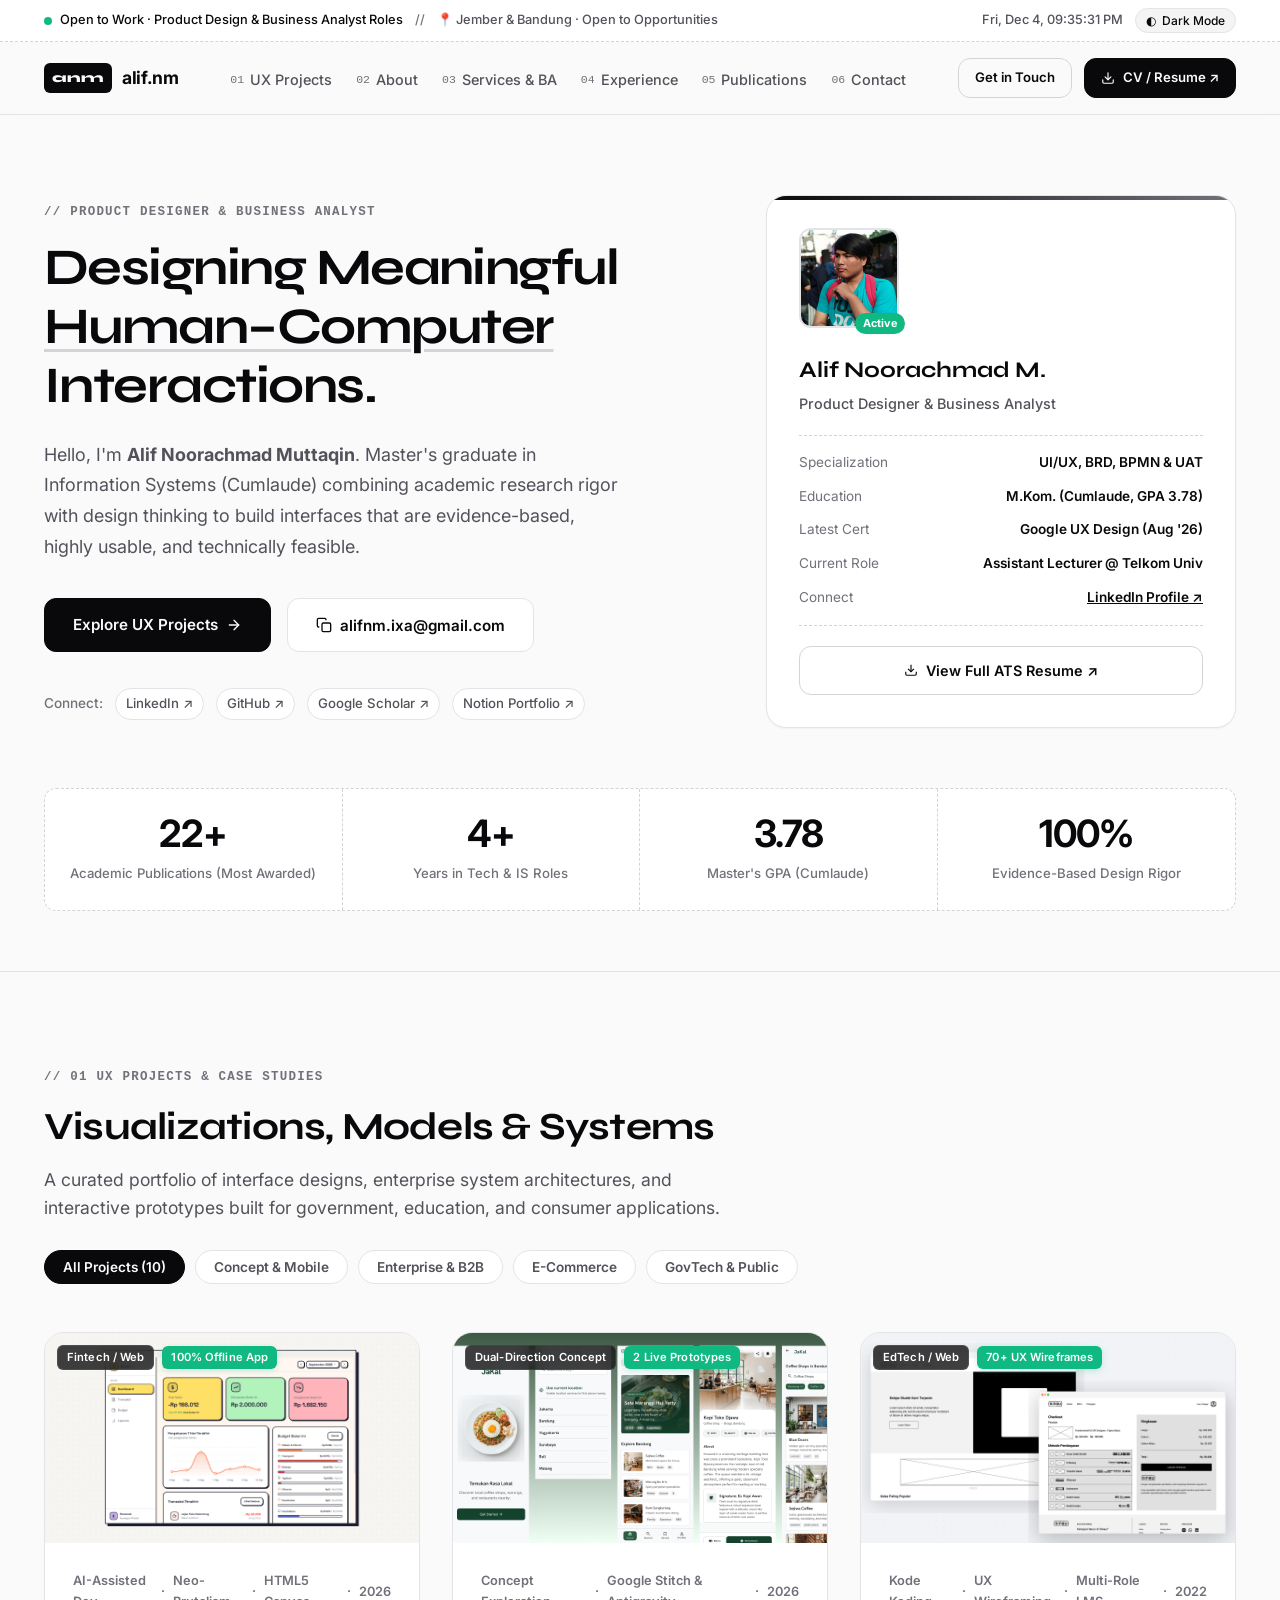
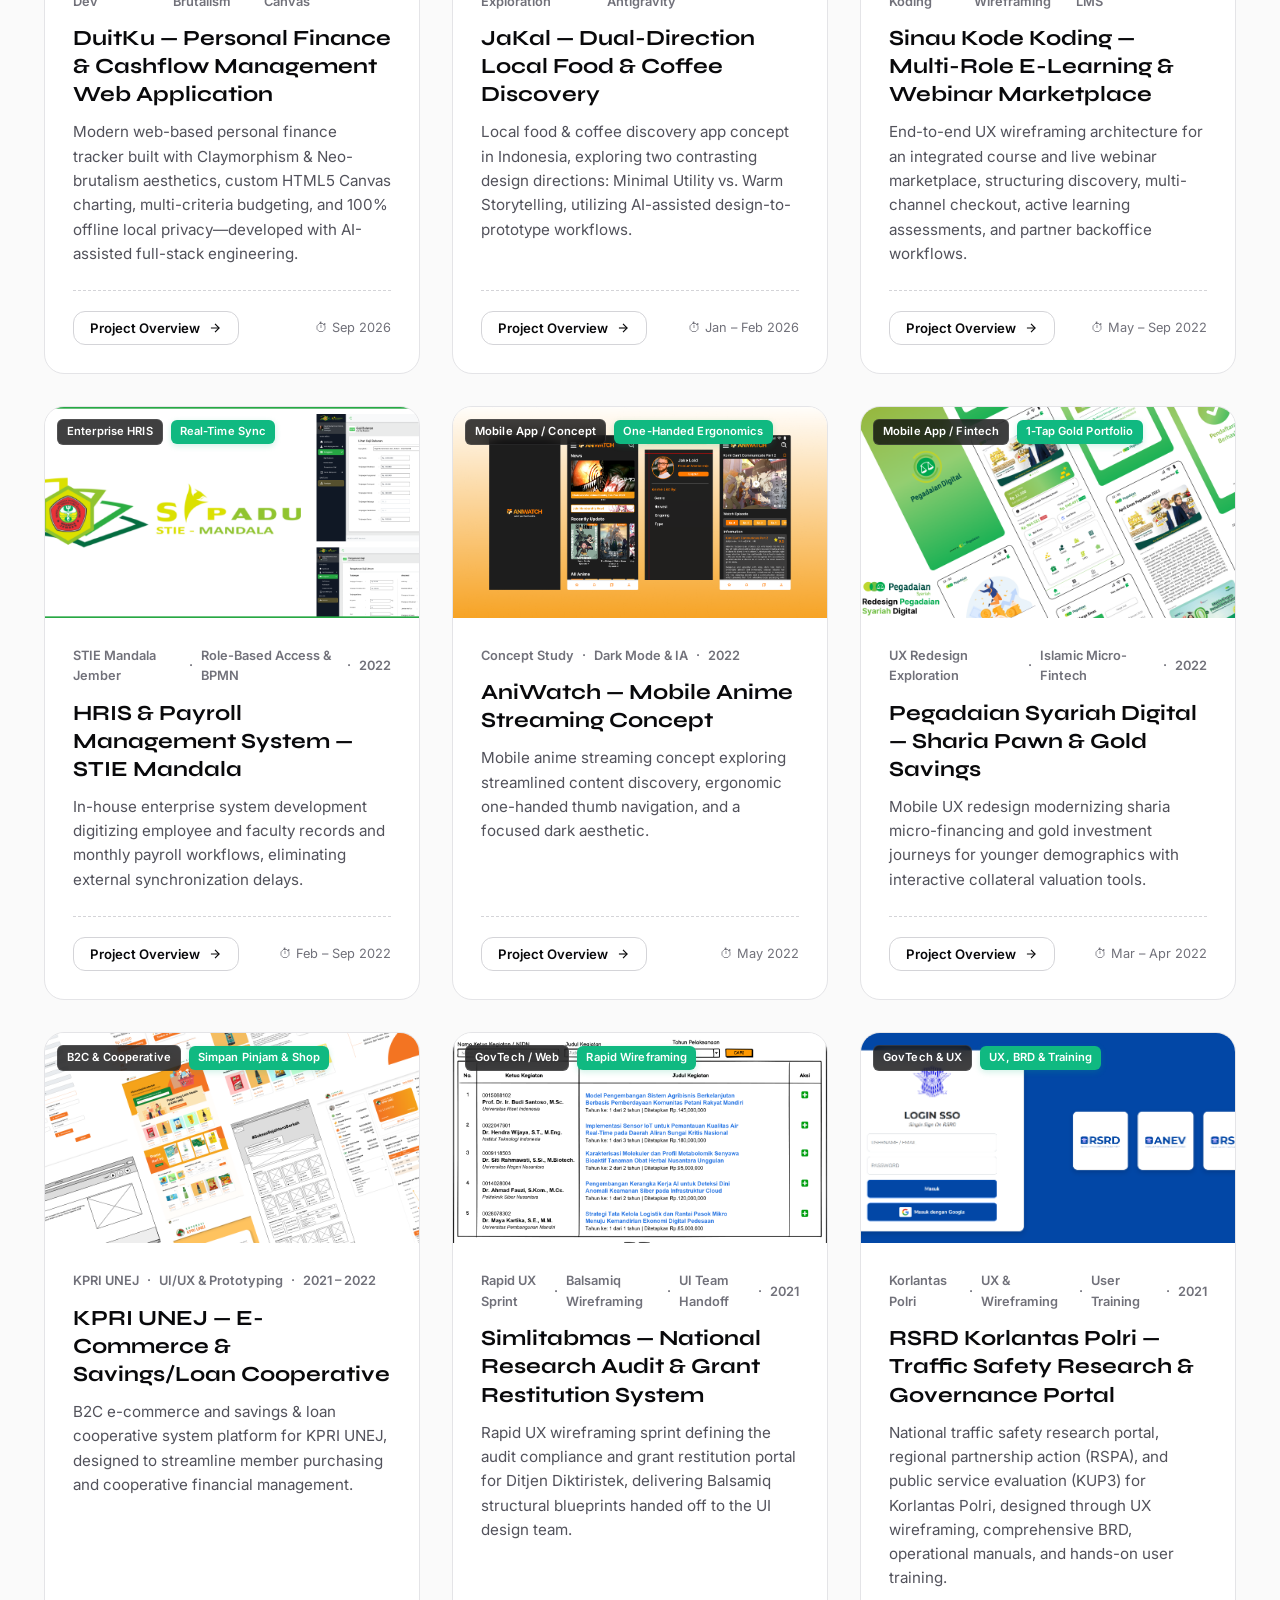
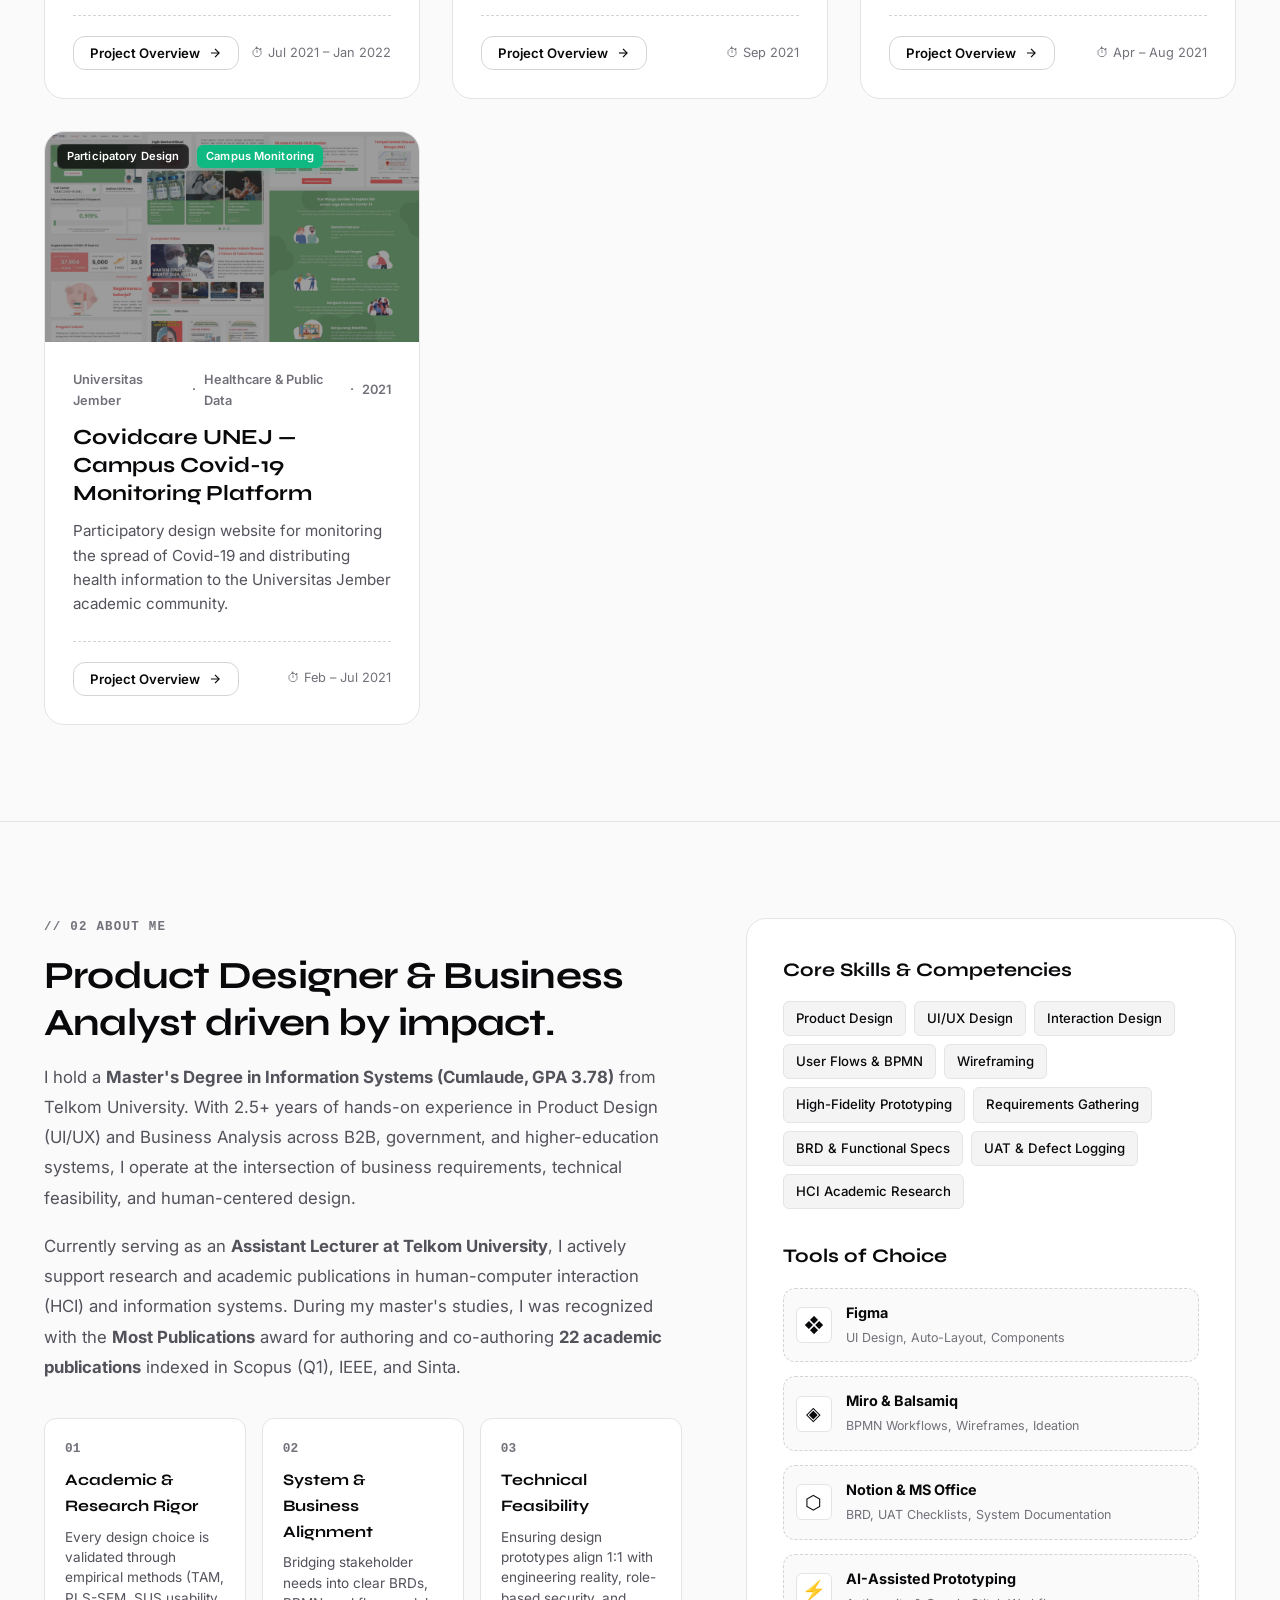
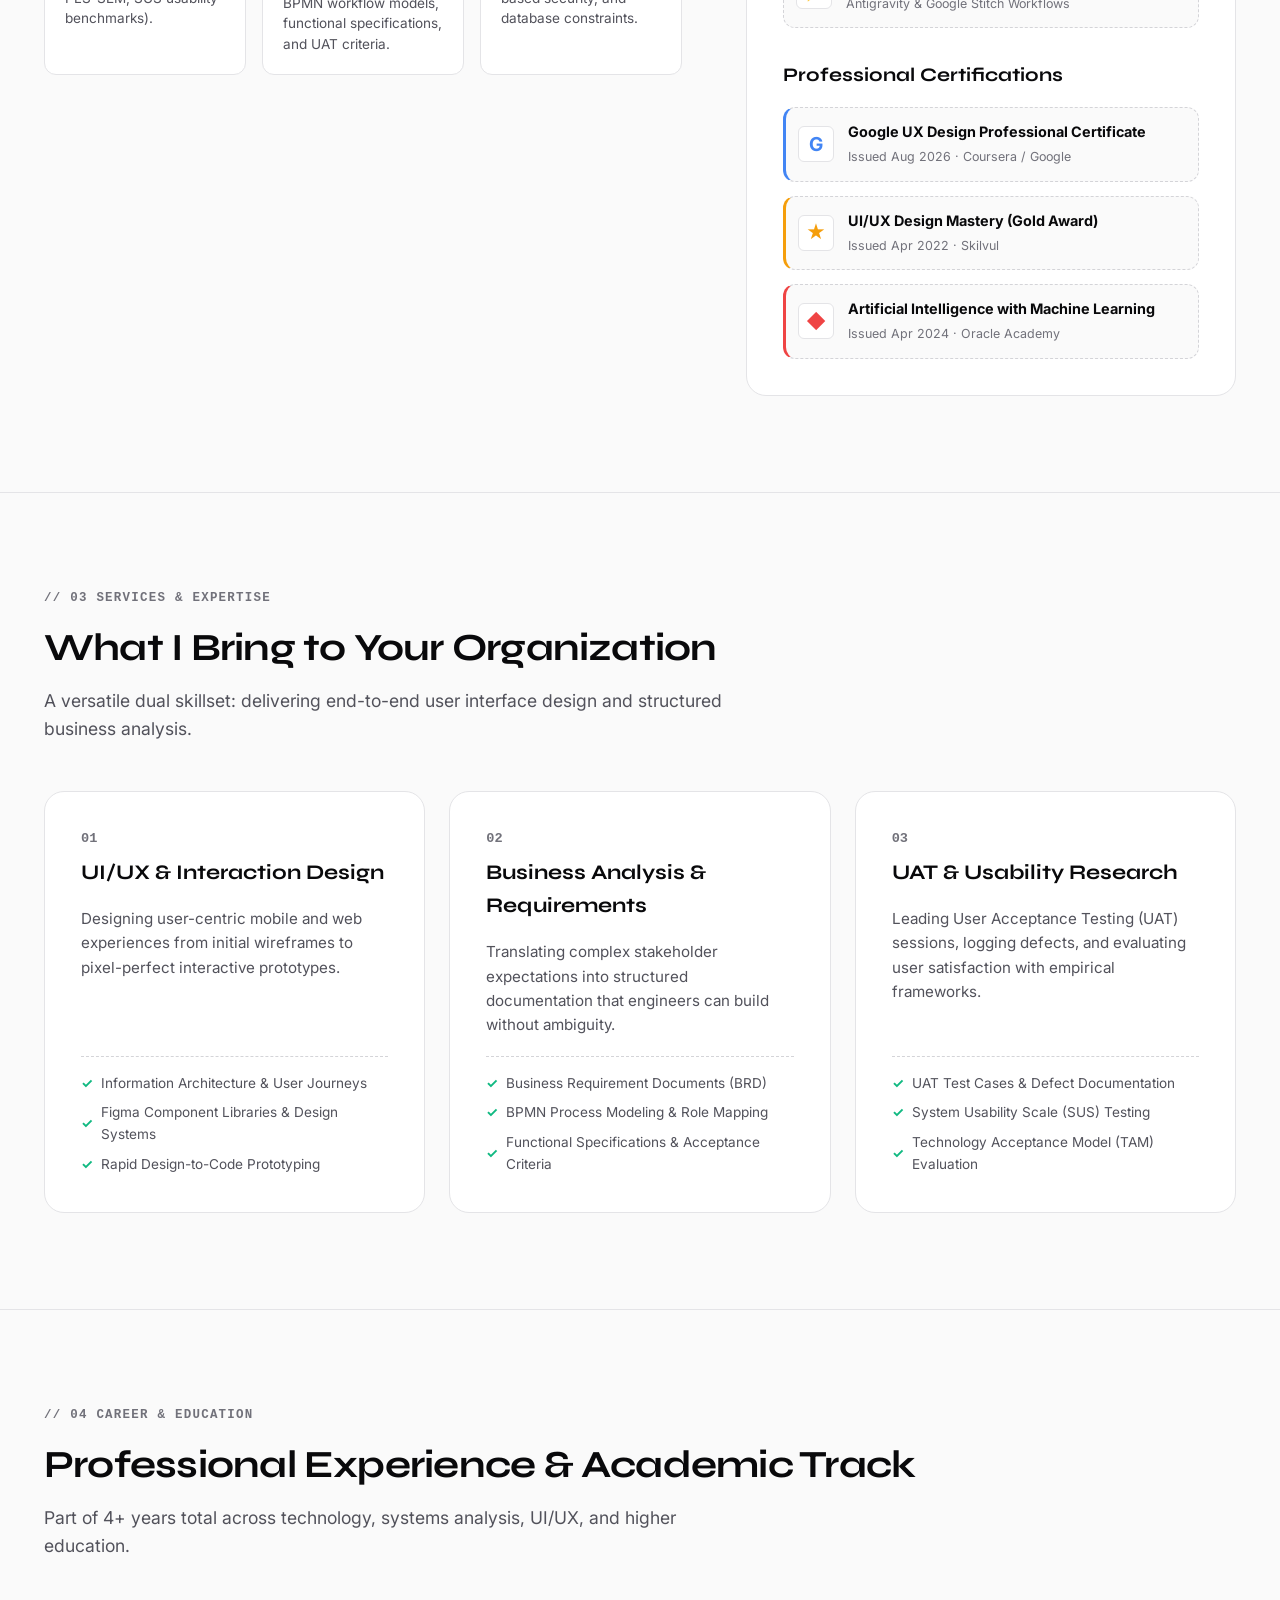
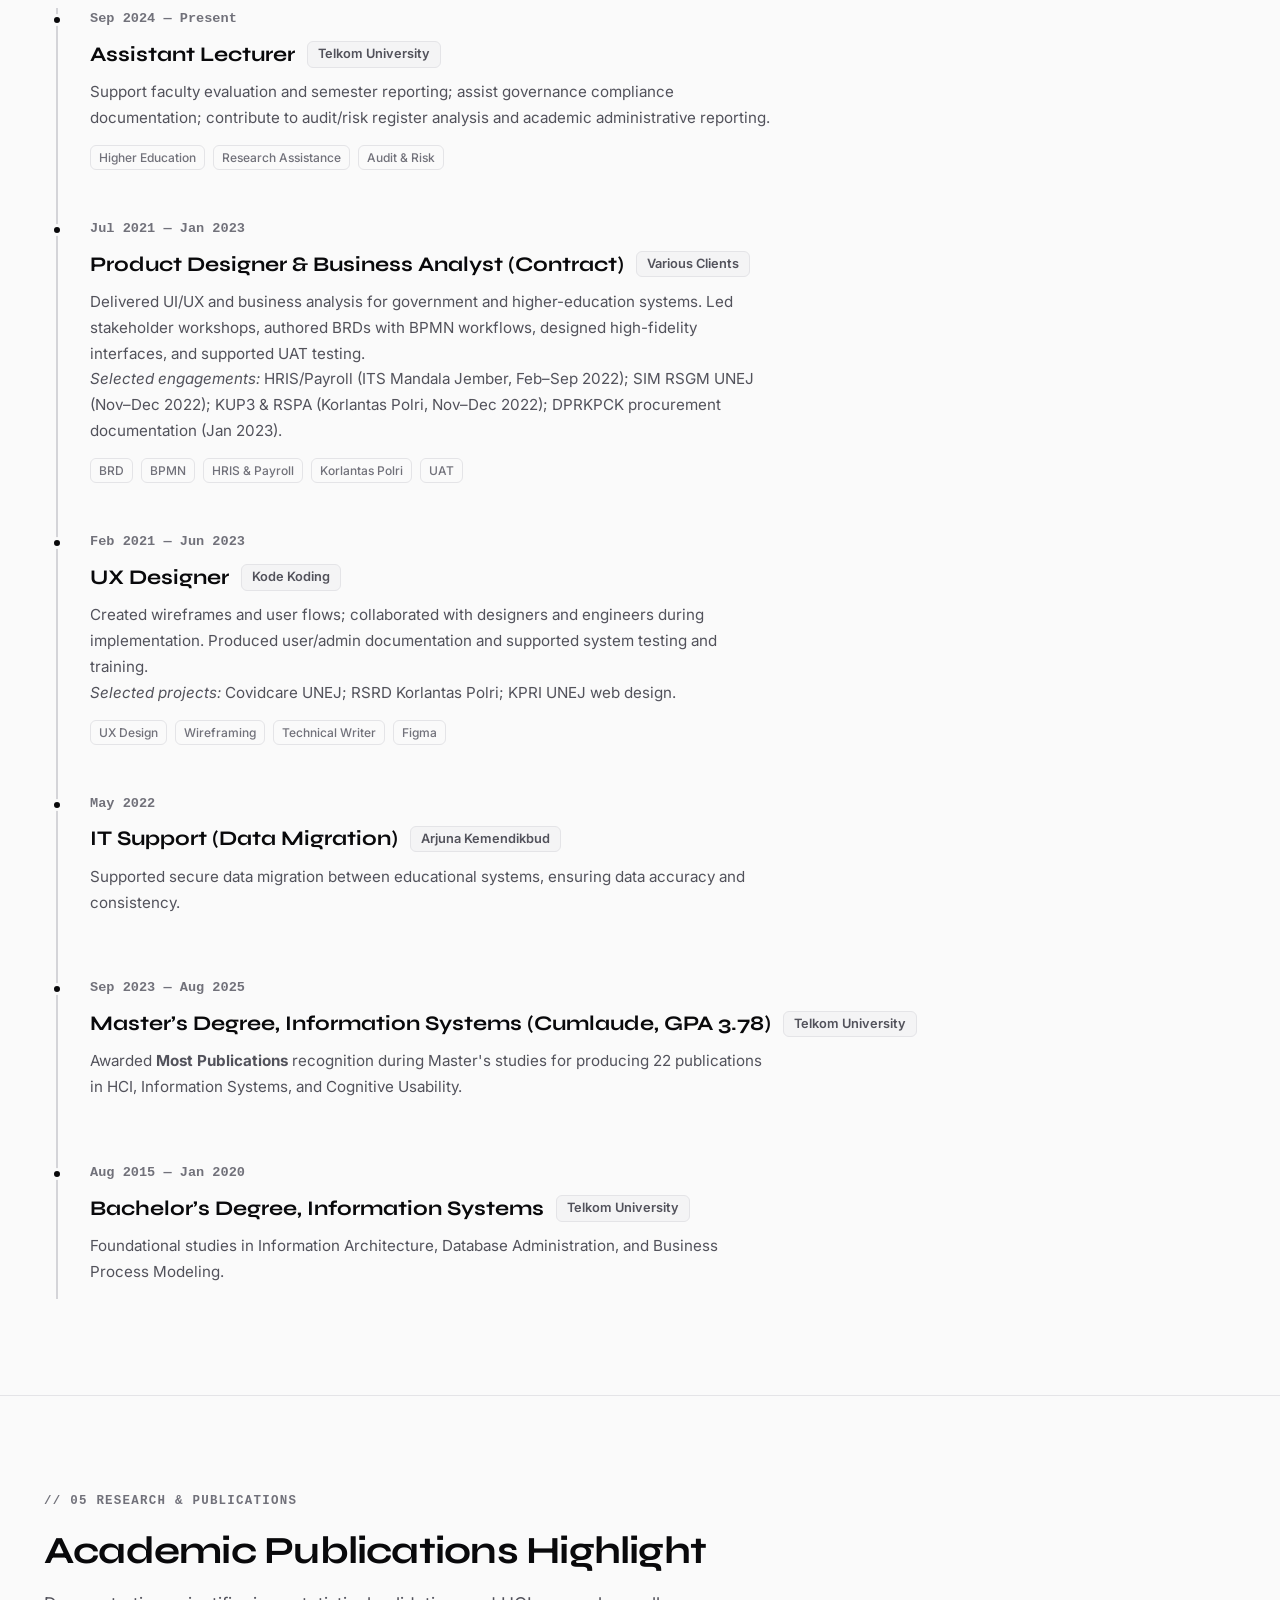
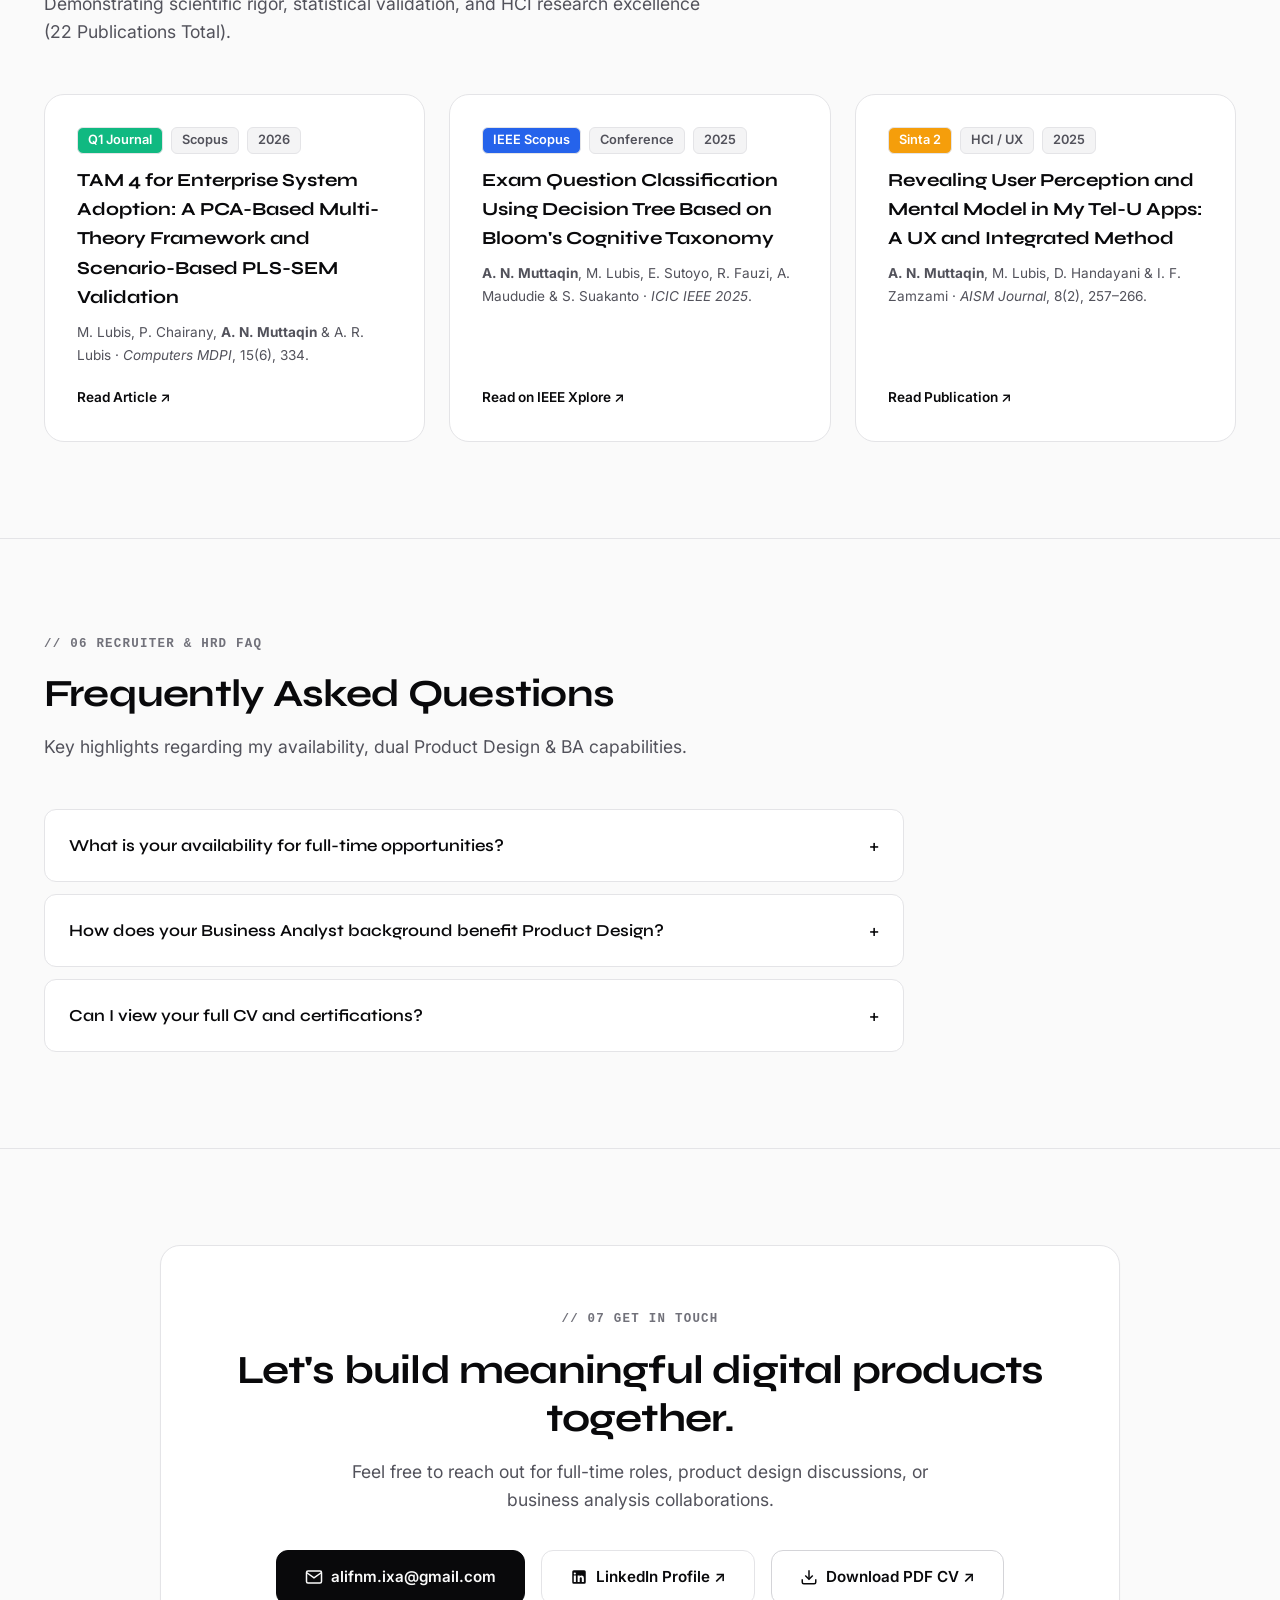
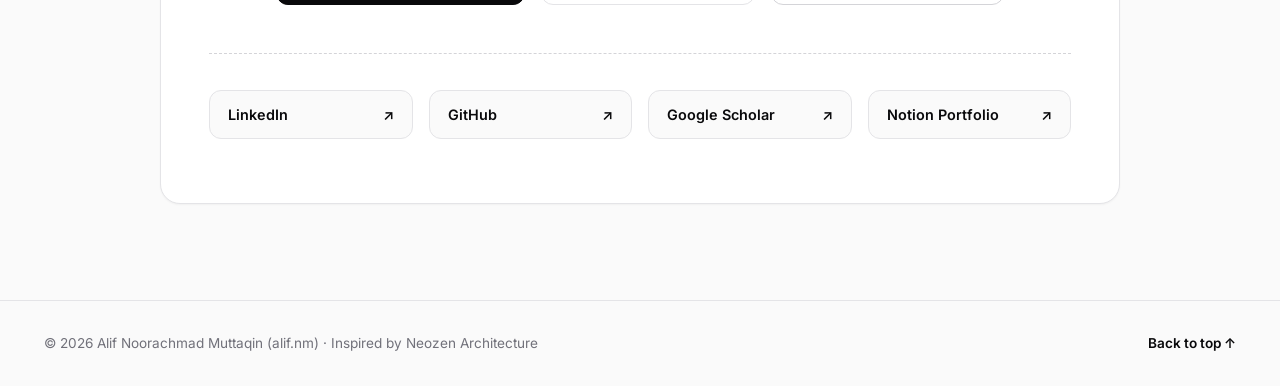
<file: index.html>
<!DOCTYPE html>
<html lang="id">
<head>
  <meta charset="UTF-8">
  <meta name="viewport" content="width=device-width, initial-scale=1.0">
  <title>Alif Noorachmad Muttaqin — Product Designer &amp; Business Analyst (UI/UX)</title>
  <meta name="description" content="Personal portfolio of Alif Noorachmad Muttaqin (alif.nm) — Product Designer, Business Analyst, and HCI Researcher with Master's degree in Information Systems (Cumlaude).">
  <meta name="keywords" content="Alif Noorachmad Muttaqin, UI/UX Designer, Product Designer, Business Analyst, BRD, BPMN, UAT, Human-Computer Interaction, Information Systems, Telkom University">
  
  <!-- Open Graph / Meta -->
  <meta property="og:type" content="website">
  <meta property="og:title" content="Alif Noorachmad Muttaqin — Product Designer &amp; Business Analyst">
  <meta property="og:description" content="Designing Meaningful Human–Computer Interactions. Combining academic rigor with design thinking to build evidence-based digital experiences.">
  <meta property="og:image" content="assets/images/jakal/jakal_clean.png">

  <!-- Fonts: Syne & Inter (Neozen Editorial Minimalist Aesthetic) -->
  <link rel="preconnect" href="https://fonts.googleapis.com">
  <link rel="preconnect" href="https://fonts.gstatic.com" crossorigin>
  <link href="https://fonts.googleapis.com/css2?family=Inter:wght@300;400;500;600;700&family=Syne:wght@500;600;700;800&display=swap" rel="stylesheet">

  <link rel="stylesheet" href="style.css?v=1.7">
</head>
<body data-theme="light">

  <!-- Top Announcement / Live Clock Bar (Neozen Signature) -->
  <aside class="ticker-bar" aria-label="Status bar">
    <div class="container ticker-container">
      <div class="ticker-left">
        <span class="status-indicator"><span class="status-dot"></span> Open to Work · Product Design &amp; Business Analyst Roles</span>
        <span class="divider-slash">//</span>
        <span class="location-badge">📍 Jember &amp; Bandung · Open to Opportunities</span>
      </div>
      <div class="ticker-right">
        <span id="live-clock" class="live-clock">Loading local time...</span>
        <button id="theme-toggle-btn" class="theme-toggle" aria-label="Toggle light and dark mode">
          <span class="theme-icon">◐</span> <span class="theme-text">Dark Mode</span>
        </button>
      </div>
    </div>
  </aside>

  <!-- Sticky Navbar -->
  <header class="site-header" id="header">
    <div class="container nav-container">
      <a href="#" class="brand-logo" aria-label="Alif Noorachmad Muttaqin Home">
        <span class="logo-mark">anm</span>
        <span class="logo-name">alif.nm</span>
      </a>

      <nav class="main-nav" id="main-nav" aria-label="Main Navigation">
        <ul class="nav-links">
          <li><a href="#projects" class="nav-link"><span class="nav-num">01</span> UX Projects</a></li>
          <li><a href="#about" class="nav-link"><span class="nav-num">02</span> About</a></li>
          <li><a href="#services" class="nav-link"><span class="nav-num">03</span> Services &amp; BA</a></li>
          <li><a href="#experience" class="nav-link"><span class="nav-num">04</span> Experience</a></li>
          <li><a href="#research" class="nav-link"><span class="nav-num">05</span> Publications</a></li>
          <li><a href="#contact" class="nav-link"><span class="nav-num">06</span> Contact</a></li>
        </ul>
      </nav>

      <div class="nav-actions">
        <a href="#contact" class="btn btn-sm btn-outline">Get in Touch</a>
        <a href="resume.html" target="_blank" rel="noopener noreferrer" id="btn-download-resume-nav" class="btn btn-sm btn-primary">
          <svg width="14" height="14" viewBox="0 0 24 24" fill="none" stroke="currentColor" stroke-width="2" stroke-linecap="round" stroke-linejoin="round"><path d="M21 15v4a2 2 0 0 1-2 2H5a2 2 0 0 1-2-2v-4"></path><polyline points="7 10 12 15 17 10"></polyline><line x1="12" y1="15" x2="12" y2="3"></line></svg>
          CV / Resume ↗
        </a>
        <button class="mobile-menu-toggle" id="mobile-toggle" aria-label="Toggle Mobile Menu">
          <span></span><span></span>
        </button>
      </div>
    </div>
  </header>

  <main>
    <!-- HERO SECTION (Neozen Editorial Style with Alif's Real Story) -->
    <section class="hero-section" id="hero">
      <div class="container">
        <div class="hero-grid">
          <div class="hero-content">
            <div class="section-tag">// PRODUCT DESIGNER &amp; BUSINESS ANALYST</div>
            <h1 class="hero-title">
              Designing Meaningful <span class="highlight-text">Human–Computer</span> Interactions.
            </h1>
            <p class="hero-description">
              Hello, I'm <strong>Alif Noorachmad Muttaqin</strong>. Master's graduate in Information Systems (Cumlaude) combining academic research rigor with design thinking to build interfaces that are evidence-based, highly usable, and technically feasible.
            </p>

            <div class="hero-cta-group">
              <a href="#projects" class="btn btn-lg btn-primary">
                Explore UX Projects
                <svg width="16" height="16" viewBox="0 0 24 24" fill="none" stroke="currentColor" stroke-width="2" stroke-linecap="round" stroke-linejoin="round"><line x1="5" y1="12" x2="19" y2="12"></line><polyline points="12 5 19 12 12 19"></polyline></svg>
              </a>
              <button id="copy-email-btn" class="btn btn-lg btn-secondary" data-email="alifnm.ixa@gmail.com">
                <svg width="16" height="16" viewBox="0 0 24 24" fill="none" stroke="currentColor" stroke-width="2"><rect x="9" y="9" width="13" height="13" rx="2" ry="2"></rect><path d="M5 15H4a2 2 0 0 1-2-2V4a2 2 0 0 1 2-2h9a2 2 0 0 1 2 2v1"></path></svg>
                <span id="copy-email-text">alifnm.ixa@gmail.com</span>
              </button>
            </div>

            <div class="hero-social-links">
              <span class="social-label">Connect:</span>
              <a href="https://www.linkedin.com/in/alif-noorachmad-muttaqin-3b36081a3/" target="_blank" rel="noopener noreferrer" class="social-chip">LinkedIn ↗</a>
              <a href="https://github.com/celzroan" target="_blank" rel="noopener noreferrer" class="social-chip">GitHub ↗</a>
              <a href="https://scholar.google.com/citations?user=yWaw2r4AAAAJ&hl=en" target="_blank" rel="noopener noreferrer" class="social-chip">Google Scholar ↗</a>
              <a href="https://app.notion.com/p/alifnm/Alif-Noorachmad-M-UX-Portfolio-c6569acfcfbf4190a57967893c80bcd7?source=copy_link" target="_blank" rel="noopener noreferrer" class="social-chip">Notion Portfolio ↗</a>
            </div>
          </div>

          <!-- Hero Profile Card (Bento Grid) -->
          <div class="hero-card">
            <div class="avatar-wrapper">
              <img src="assets/images/foto_profil.jpg" alt="Alif Noorachmad Muttaqin - Product Designer" class="hero-avatar" loading="eager">
              <span class="avatar-badge">Active</span>
            </div>
            <div class="card-details">
              <h3 class="card-name">Alif Noorachmad M.</h3>
              <p class="card-role">Product Designer &amp; Business Analyst</p>
              <div class="card-info-list">
                <div class="info-row">
                  <span class="info-label">Specialization</span>
                  <span class="info-value">UI/UX, BRD, BPMN &amp; UAT</span>
                </div>
                <div class="info-row">
                  <span class="info-label">Education</span>
                  <span class="info-value">M.Kom. (Cumlaude, GPA 3.78)</span>
                </div>
                <div class="info-row">
                  <span class="info-label">Latest Cert</span>
                  <span class="info-value">Google UX Design (Aug '26)</span>
                </div>
                <div class="info-row">
                  <span class="info-label">Current Role</span>
                  <span class="info-value">Assistant Lecturer @ Telkom Univ</span>
                </div>
                <div class="info-row">
                  <span class="info-label">Connect</span>
                  <a href="https://www.linkedin.com/in/alif-noorachmad-muttaqin-3b36081a3/" target="_blank" rel="noopener noreferrer" class="info-value" style="text-decoration: underline;">LinkedIn Profile ↗</a>
                </div>
              </div>
              <a href="resume.html" target="_blank" rel="noopener noreferrer" class="btn btn-full btn-outline">
                <svg width="14" height="14" viewBox="0 0 24 24" fill="none" stroke="currentColor" stroke-width="2"><path d="M21 15v4a2 2 0 0 1-2 2H5a2 2 0 0 1-2-2v-4"></path><polyline points="7 10 12 15 17 10"></polyline><line x1="12" y1="15" x2="12" y2="3"></line></svg>
                View Full ATS Resume ↗
              </a>
            </div>
          </div>
        </div>

        <!-- Metric Counter Bar (Neozen Style) -->
        <div class="stats-row">
          <div class="stat-card">
            <span class="stat-number">22+</span>
            <span class="stat-label">Academic Publications (Most Awarded)</span>
          </div>
          <div class="stat-card">
            <span class="stat-number">4+</span>
            <span class="stat-label">Years in Tech &amp; IS Roles</span>
          </div>
          <div class="stat-card">
            <span class="stat-number">3.78</span>
            <span class="stat-label">Master's GPA (Cumlaude)</span>
          </div>
          <div class="stat-card">
            <span class="stat-number">100%</span>
            <span class="stat-label">Evidence-Based Design Rigor</span>
          </div>
        </div>
      </div>
    </section>

    <!-- SECTION 01: FEATURED PROJECTS / CASE STUDIES -->
    <section class="section projects-section" id="projects">
      <div class="container">
        <div class="section-header">
          <div class="section-tag">// 01 UX PROJECTS &amp; CASE STUDIES</div>
          <h2 class="section-title">Visualizations, Models &amp; Systems</h2>
          <p class="section-subtitle">
            A curated portfolio of interface designs, enterprise system architectures, and interactive prototypes built for government, education, and consumer applications.
          </p>

          <!-- Filter Pills -->
          <div class="filter-tabs" role="tablist">
            <button class="filter-tab active" data-filter="all">All Projects (10)</button>
            <button class="filter-tab" data-filter="concept">Concept &amp; Mobile</button>
            <button class="filter-tab" data-filter="enterprise">Enterprise &amp; B2B</button>
            <button class="filter-tab" data-filter="ecommerce">E-Commerce</button>
            <button class="filter-tab" data-filter="govtech">GovTech &amp; Public</button>
          </div>
        </div>

        <!-- Projects Grid Container: Dynamically Rendered from projects-data.js -->
        <div class="projects-grid" id="projects-container">
          <!-- Populated dynamically via projects-data.js & app.js -->
        </div>
      </div>
    </section>

    <!-- SECTION 02: ABOUT ME & PHILOSOPHY -->
    <section class="section about-section" id="about">
      <div class="container">
        <div class="about-grid">
          <div class="about-left">
            <div class="section-tag">// 02 ABOUT ME</div>
            <h2 class="section-title">Product Designer &amp; Business Analyst driven by impact.</h2>
            <div class="about-text-block">
              <p>
                I hold a <strong>Master's Degree in Information Systems (Cumlaude, GPA 3.78)</strong> from Telkom University. With 2.5+ years of hands-on experience in Product Design (UI/UX) and Business Analysis across B2B, government, and higher-education systems, I operate at the intersection of business requirements, technical feasibility, and human-centered design.
              </p>
              <p>
                Currently serving as an <strong>Assistant Lecturer at Telkom University</strong>, I actively support research and academic publications in human-computer interaction (HCI) and information systems. During my master's studies, I was recognized with the <strong>Most Publications</strong> award for authoring and co-authoring <strong>22 academic publications</strong> indexed in Scopus (Q1), IEEE, and Sinta.
              </p>
            </div>

            <!-- Core Philosophy Pillars -->
            <div class="pillars-grid">
              <div class="pillar-card">
                <span class="pillar-num">01</span>
                <h4>Academic &amp; Research Rigor</h4>
                <p>Every design choice is validated through empirical methods (TAM, PLS-SEM, SUS usability benchmarks).</p>
              </div>
              <div class="pillar-card">
                <span class="pillar-num">02</span>
                <h4>System &amp; Business Alignment</h4>
                <p>Bridging stakeholder needs into clear BRDs, BPMN workflow models, functional specifications, and UAT criteria.</p>
              </div>
              <div class="pillar-card">
                <span class="pillar-num">03</span>
                <h4>Technical Feasibility</h4>
                <p>Ensuring design prototypes align 1:1 with engineering reality, role-based security, and database constraints.</p>
              </div>
            </div>
          </div>

          <!-- Skills & Tooling Column -->
          <div class="about-right">
            <div class="skills-card">
              <h3 class="skills-heading">Core Skills &amp; Competencies</h3>
              <div class="skills-tags">
                <span class="skill-tag">Product Design</span>
                <span class="skill-tag">UI/UX Design</span>
                <span class="skill-tag">Interaction Design</span>
                <span class="skill-tag">User Flows &amp; BPMN</span>
                <span class="skill-tag">Wireframing</span>
                <span class="skill-tag">High-Fidelity Prototyping</span>
                <span class="skill-tag">Requirements Gathering</span>
                <span class="skill-tag">BRD &amp; Functional Specs</span>
                <span class="skill-tag">UAT &amp; Defect Logging</span>
                <span class="skill-tag">HCI Academic Research</span>
              </div>

              <h3 class="skills-heading mt-4">Tools of Choice</h3>
              <div class="tools-grid">
                <div class="tool-item">
                  <div class="tool-icon">❖</div>
                  <div class="tool-info">
                    <strong>Figma</strong>
                    <span>UI Design, Auto-Layout, Components</span>
                  </div>
                </div>
                <div class="tool-item">
                  <div class="tool-icon">◈</div>
                  <div class="tool-info">
                    <strong>Miro &amp; Balsamiq</strong>
                    <span>BPMN Workflows, Wireframes, Ideation</span>
                  </div>
                </div>
                <div class="tool-item">
                  <div class="tool-icon">⬡</div>
                  <div class="tool-info">
                    <strong>Notion &amp; MS Office</strong>
                    <span>BRD, UAT Checklists, System Documentation</span>
                  </div>
                </div>
                <div class="tool-item">
                  <div class="tool-icon">⚡</div>
                  <div class="tool-info">
                    <strong>AI-Assisted Prototyping</strong>
                    <span>Antigravity &amp; Google Stitch Workflows</span>
                  </div>
                </div>
              </div>

              <h3 class="skills-heading mt-4">Professional Certifications</h3>
              <div class="tools-grid">
                <div class="tool-item" style="border-left: 3px solid #4285F4;">
                  <div class="tool-icon" style="font-weight: 700; color: #4285F4;">G</div>
                  <div class="tool-info">
                    <strong>Google UX Design Professional Certificate</strong>
                    <span>Issued Aug 2026 · Coursera / Google</span>
                  </div>
                </div>
                <div class="tool-item" style="border-left: 3px solid #f59e0b;">
                  <div class="tool-icon" style="font-weight: 700; color: #f59e0b;">★</div>
                  <div class="tool-info">
                    <strong>UI/UX Design Mastery (Gold Award)</strong>
                    <span>Issued Apr 2022 · Skilvul</span>
                  </div>
                </div>
                <div class="tool-item" style="border-left: 3px solid #ef4444;">
                  <div class="tool-icon" style="font-weight: 700; color: #ef4444;">◆</div>
                  <div class="tool-info">
                    <strong>Artificial Intelligence with Machine Learning</strong>
                    <span>Issued Apr 2024 · Oracle Academy</span>
                  </div>
                </div>
              </div>
            </div>
          </div>
        </div>
      </div>
    </section>

    <!-- SECTION 03: SERVICES & BUSINESS ANALYSIS -->
    <section class="section services-section" id="services">
      <div class="container">
        <div class="section-header">
          <div class="section-tag">// 03 SERVICES &amp; EXPERTISE</div>
          <h2 class="section-title">What I Bring to Your Organization</h2>
          <p class="section-subtitle">
            A versatile dual skillset: delivering end-to-end user interface design and structured business analysis.
          </p>
        </div>

        <div class="services-grid">
          <div class="service-card">
            <div class="service-header">
              <span class="service-num">01</span>
              <h3>UI/UX &amp; Interaction Design</h3>
            </div>
            <p>Designing user-centric mobile and web experiences from initial wireframes to pixel-perfect interactive prototypes.</p>
            <ul class="service-checklist">
              <li>Information Architecture &amp; User Journeys</li>
              <li>Figma Component Libraries &amp; Design Systems</li>
              <li>Rapid Design-to-Code Prototyping</li>
            </ul>
          </div>

          <div class="service-card">
            <div class="service-header">
              <span class="service-num">02</span>
              <h3>Business Analysis &amp; Requirements</h3>
            </div>
            <p>Translating complex stakeholder expectations into structured documentation that engineers can build without ambiguity.</p>
            <ul class="service-checklist">
              <li>Business Requirement Documents (BRD)</li>
              <li>BPMN Process Modeling &amp; Role Mapping</li>
              <li>Functional Specifications &amp; Acceptance Criteria</li>
            </ul>
          </div>

          <div class="service-card">
            <div class="service-header">
              <span class="service-num">03</span>
              <h3>UAT &amp; Usability Research</h3>
            </div>
            <p>Leading User Acceptance Testing (UAT) sessions, logging defects, and evaluating user satisfaction with empirical frameworks.</p>
            <ul class="service-checklist">
              <li>UAT Test Cases &amp; Defect Documentation</li>
              <li>System Usability Scale (SUS) Testing</li>
              <li>Technology Acceptance Model (TAM) Evaluation</li>
            </ul>
          </div>
        </div>
      </div>
    </section>

    <!-- SECTION 04: WORK EXPERIENCE & EDUCATION TIMELINE -->
    <section class="section experience-section" id="experience">
      <div class="container">
        <div class="section-header">
          <div class="section-tag">// 04 CAREER &amp; EDUCATION</div>
          <h2 class="section-title">Professional Experience &amp; Academic Track</h2>
          <p class="section-subtitle">
            Part of 4+ years total across technology, systems analysis, UI/UX, and higher education.
          </p>
        </div>

        <div class="timeline-container">
          <!-- Item 1 -->
          <div class="timeline-item">
            <div class="timeline-date">Sep 2024 — Present</div>
            <div class="timeline-content">
              <div class="timeline-role">Assistant Lecturer <span class="company-badge">Telkom University</span></div>
              <p class="timeline-desc">
                Support faculty evaluation and semester reporting; assist governance compliance documentation; contribute to audit/risk register analysis and academic administrative reporting.
              </p>
              <div class="timeline-tags">
                <span>Higher Education</span><span>Research Assistance</span><span>Audit &amp; Risk</span>
              </div>
            </div>
          </div>

          <!-- Item 2 -->
          <div class="timeline-item">
            <div class="timeline-date">Jul 2021 — Jan 2023</div>
            <div class="timeline-content">
              <div class="timeline-role">Product Designer &amp; Business Analyst (Contract) <span class="company-badge">Various Clients</span></div>
              <p class="timeline-desc">
                Delivered UI/UX and business analysis for government and higher-education systems. Led stakeholder workshops, authored BRDs with BPMN workflows, designed high-fidelity interfaces, and supported UAT testing.<br>
                <em>Selected engagements:</em> HRIS/Payroll (ITS Mandala Jember, Feb–Sep 2022); SIM RSGM UNEJ (Nov–Dec 2022); KUP3 &amp; RSPA (Korlantas Polri, Nov–Dec 2022); DPRKPCK procurement documentation (Jan 2023).
              </p>
              <div class="timeline-tags">
                <span>BRD</span><span>BPMN</span><span>HRIS &amp; Payroll</span><span>Korlantas Polri</span><span>UAT</span>
              </div>
            </div>
          </div>

          <!-- Item 3 -->
          <div class="timeline-item">
            <div class="timeline-date">Feb 2021 — Jun 2023</div>
            <div class="timeline-content">
              <div class="timeline-role">UX Designer <span class="company-badge">Kode Koding</span></div>
              <p class="timeline-desc">
                Created wireframes and user flows; collaborated with designers and engineers during implementation. Produced user/admin documentation and supported system testing and training.<br>
                <em>Selected projects:</em> Covidcare UNEJ; RSRD Korlantas Polri; KPRI UNEJ web design.
              </p>
              <div class="timeline-tags">
                <span>UX Design</span><span>Wireframing</span><span>Technical Writer</span><span>Figma</span>
              </div>
            </div>
          </div>

          <!-- Item 4 -->
          <div class="timeline-item">
            <div class="timeline-date">May 2022</div>
            <div class="timeline-content">
              <div class="timeline-role">IT Support (Data Migration) <span class="company-badge">Arjuna Kemendikbud</span></div>
              <p class="timeline-desc">
                Supported secure data migration between educational systems, ensuring data accuracy and consistency.
              </p>
            </div>
          </div>

          <!-- Item 5 -->
          <div class="timeline-item">
            <div class="timeline-date">Sep 2023 — Aug 2025</div>
            <div class="timeline-content">
              <div class="timeline-role">Master’s Degree, Information Systems (Cumlaude, GPA 3.78) <span class="company-badge">Telkom University</span></div>
              <p class="timeline-desc">
                Awarded <strong>Most Publications</strong> recognition during Master's studies for producing 22 publications in HCI, Information Systems, and Cognitive Usability.
              </p>
            </div>
          </div>

          <!-- Item 6 -->
          <div class="timeline-item">
            <div class="timeline-date">Aug 2015 — Jan 2020</div>
            <div class="timeline-content">
              <div class="timeline-role">Bachelor’s Degree, Information Systems <span class="company-badge">Telkom University</span></div>
              <p class="timeline-desc">
                Foundational studies in Information Architecture, Database Administration, and Business Process Modeling.
              </p>
            </div>
          </div>
        </div>
      </div>
    </section>

    <!-- SECTION 05: ACADEMIC PUBLICATIONS -->
    <section class="section research-section" id="research">
      <div class="container">
        <div class="section-header">
          <div class="section-tag">// 05 RESEARCH &amp; PUBLICATIONS</div>
          <h2 class="section-title">Academic Publications Highlight</h2>
          <p class="section-subtitle">
            Demonstrating scientific rigor, statistical validation, and HCI research excellence (22 Publications Total).
          </p>
        </div>

        <div class="testimonials-grid">
          <!-- Paper 1 -->
          <a href="https://www.mdpi.com/2073-431X/15/6/334" target="_blank" rel="noopener noreferrer" class="testimonial-card" style="text-decoration: none;">
            <div>
              <div style="display: flex; gap: 8px; margin-bottom: 12px;">
                <span class="company-badge" style="background: #10b981; color: white;">Q1 Journal</span>
                <span class="company-badge">Scopus</span>
                <span class="company-badge">2026</span>
              </div>
              <h3 style="font-family: var(--font-heading); font-size: 1.15rem; margin-bottom: 8px; color: var(--text-primary);">
                TAM 4 for Enterprise System Adoption: A PCA-Based Multi-Theory Framework and Scenario-Based PLS-SEM Validation
              </h3>
              <p class="quote-text" style="font-style: normal; font-size: 0.85rem;">
                M. Lubis, P. Chairany, <strong>A. N. Muttaqin</strong> &amp; A. R. Lubis · <em>Computers MDPI</em>, 15(6), 334.
              </p>
            </div>
            <span style="font-size: 0.85rem; font-weight: 600; color: var(--text-primary);">Read Article ↗</span>
          </a>

          <!-- Paper 2 -->
          <a href="https://ieeexplore.ieee.org/abstract/document/11309662/" target="_blank" rel="noopener noreferrer" class="testimonial-card" style="text-decoration: none;">
            <div>
              <div style="display: flex; gap: 8px; margin-bottom: 12px;">
                <span class="company-badge" style="background: #2563eb; color: white;">IEEE Scopus</span>
                <span class="company-badge">Conference</span>
                <span class="company-badge">2025</span>
              </div>
              <h3 style="font-family: var(--font-heading); font-size: 1.15rem; margin-bottom: 8px; color: var(--text-primary);">
                Exam Question Classification Using Decision Tree Based on Bloom's Cognitive Taxonomy
              </h3>
              <p class="quote-text" style="font-style: normal; font-size: 0.85rem;">
                <strong>A. N. Muttaqin</strong>, M. Lubis, E. Sutoyo, R. Fauzi, A. Maududie &amp; S. Suakanto · <em>ICIC IEEE 2025</em>.
              </p>
            </div>
            <span style="font-size: 0.85rem; font-weight: 600; color: var(--text-primary);">Read on IEEE Xplore ↗</span>
          </a>

          <!-- Paper 3 -->
          <a href="https://journal.uinjkt.ac.id/index.php/aism/article/view/46667" target="_blank" rel="noopener noreferrer" class="testimonial-card" style="text-decoration: none;">
            <div>
              <div style="display: flex; gap: 8px; margin-bottom: 12px;">
                <span class="company-badge" style="background: #f59e0b; color: white;">Sinta 2</span>
                <span class="company-badge">HCI / UX</span>
                <span class="company-badge">2025</span>
              </div>
              <h3 style="font-family: var(--font-heading); font-size: 1.15rem; margin-bottom: 8px; color: var(--text-primary);">
                Revealing User Perception and Mental Model in My Tel-U Apps: A UX and Integrated Method
              </h3>
              <p class="quote-text" style="font-style: normal; font-size: 0.85rem;">
                <strong>A. N. Muttaqin</strong>, M. Lubis, D. Handayani &amp; I. F. Zamzami · <em>AISM Journal</em>, 8(2), 257–266.
              </p>
            </div>
            <span style="font-size: 0.85rem; font-weight: 600; color: var(--text-primary);">Read Publication ↗</span>
          </a>
        </div>
      </div>
    </section>

    <!-- SECTION 06: FAQ FOR RECRUITERS & CLIENTS -->
    <section class="section faq-section" id="faq">
      <div class="container">
        <div class="section-header">
          <div class="section-tag">// 06 RECRUITER &amp; HRD FAQ</div>
          <h2 class="section-title">Frequently Asked Questions</h2>
          <p class="section-subtitle">Key highlights regarding my availability, dual Product Design &amp; BA capabilities.</p>
        </div>

        <div class="faq-accordion">
          <div class="faq-item">
            <button class="faq-trigger" aria-expanded="false">
              <span>What is your availability for full-time opportunities?</span>
              <span class="faq-icon">+</span>
            </button>
            <div class="faq-content">
              <p>I am actively open to work and available for full-time roles with readiness for on-site, hybrid, or relocation arrangements. Based in Jember and Bandung with flexible onboarding timeline.</p>
            </div>
          </div>

          <div class="faq-item">
            <button class="faq-trigger" aria-expanded="false">
              <span>How does your Business Analyst background benefit Product Design?</span>
              <span class="faq-icon">+</span>
            </button>
            <div class="faq-content">
              <p>Having authored BRDs, BPMN diagrams, and structured UAT test cases, I understand database schemas, role-based security (RBAC), and technical edge cases before drawing any UI. This prevents costly rework and accelerates developer sprints.</p>
            </div>
          </div>

          <div class="faq-item">
            <button class="faq-trigger" aria-expanded="false">
              <span>Can I view your full CV and certifications?</span>
              <span class="faq-icon">+</span>
            </button>
            <div class="faq-content">
              <p>Yes! You can view my complete ATS-compliant resume at <a href="resume.html" target="_blank" rel="noopener noreferrer" style="text-decoration: underline; font-weight: 600;">resume.html</a> or download the <a href="assets/Alif_Noorachmad_Muttaqin_Resume.pdf" target="_blank" rel="noopener noreferrer" style="text-decoration: underline; font-weight: 600;">PDF version</a>. Certified in Google UX Design Professional (Google, Aug 2026), UI/UX Mastery (Skilvul Gold), AI with Machine Learning (Oracle Academy), and Database Administration (Microsoft MTA).</p>
            </div>
          </div>
        </div>
      </div>
    </section>

    <!-- SECTION 07: CONTACT -->
    <section class="section contact-section" id="contact">
      <div class="container">
        <div class="contact-box">
          <div class="section-tag">// 07 GET IN TOUCH</div>
          <h2 class="contact-title">Let's build meaningful digital products together.</h2>
          <p class="contact-description">
            Feel free to reach out for full-time roles, product design discussions, or business analysis collaborations.
          </p>

          <div class="contact-action-row">
            <a href="mailto:alifnm.ixa@gmail.com" class="btn btn-lg btn-primary">
              <svg width="18" height="18" viewBox="0 0 24 24" fill="none" stroke="currentColor" stroke-width="2"><path d="M4 4h16c1.1 0 2 .9 2 2v12c0 1.1-.9 2-2 2H4c-1.1 0-2-.9-2-2V6c0-1.1.9-2 2-2z"></path><polyline points="22,6 12,13 2,6"></polyline></svg>
              alifnm.ixa@gmail.com
            </a>
            <a href="https://www.linkedin.com/in/alif-noorachmad-muttaqin-3b36081a3/" target="_blank" rel="noopener noreferrer" class="btn btn-lg btn-secondary">
              <svg width="18" height="18" viewBox="0 0 24 24" fill="currentColor"><path d="M19 3a2 2 0 0 1 2 2v14a2 2 0 0 1-2 2H5a2 2 0 0 1-2-2V5a2 2 0 0 1 2-2h14m-.5 15.5v-5.3a3.26 3.26 0 0 0-3.26-3.26c-.85 0-1.84.52-2.28 1.3v-1.11h-2.79v8.37h2.79v-4.93c0-.77.62-1.4 1.39-1.4a1.4 1.4 0 0 1 1.4 1.4v4.93h2.75M6.46 8.76a1.45 1.45 0 1 0 0-2.9 1.45 1.45 0 0 0 0 2.9m1.4 9.74v-8.37H5.06v8.37h2.8z"/></svg>
              LinkedIn Profile ↗
            </a>
            <a href="assets/Alif_Noorachmad_Muttaqin_Resume.pdf" target="_blank" rel="noopener noreferrer" class="btn btn-lg btn-outline">
              <svg width="18" height="18" viewBox="0 0 24 24" fill="none" stroke="currentColor" stroke-width="2"><path d="M21 15v4a2 2 0 0 1-2 2H5a2 2 0 0 1-2-2v-4"></path><polyline points="7 10 12 15 17 10"></polyline><line x1="12" y1="15" x2="12" y2="3"></line></svg>
              Download PDF CV ↗
            </a>
          </div>

          <div class="contact-links-grid">
            <a href="https://www.linkedin.com/in/alif-noorachmad-muttaqin-3b36081a3/" target="_blank" rel="noopener noreferrer" class="contact-link-item">
              <span class="link-name">LinkedIn</span>
              <span class="link-arrow">↗</span>
            </a>
            <a href="https://github.com/celzroan" target="_blank" rel="noopener noreferrer" class="contact-link-item">
              <span class="link-name">GitHub</span>
              <span class="link-arrow">↗</span>
            </a>
            <a href="https://scholar.google.com/citations?user=yWaw2r4AAAAJ&hl=en" target="_blank" rel="noopener noreferrer" class="contact-link-item">
              <span class="link-name">Google Scholar</span>
              <span class="link-arrow">↗</span>
            </a>
            <a href="https://app.notion.com/p/alifnm/Alif-Noorachmad-M-UX-Portfolio-c6569acfcfbf4190a57967893c80bcd7?source=copy_link" target="_blank" rel="noopener noreferrer" class="contact-link-item">
              <span class="link-name">Notion Portfolio</span>
              <span class="link-arrow">↗</span>
            </a>
          </div>
        </div>
      </div>
    </section>
  </main>

  <footer class="site-footer">
    <div class="container footer-container">
      <div class="footer-left">
        <span>© 2026 Alif Noorachmad Muttaqin (alif.nm) · Inspired by Neozen Architecture</span>
      </div>
      <div class="footer-right">
        <a href="#hero" class="back-to-top">Back to top ↑</a>
      </div>
    </div>
  </footer>

  <!-- INTERACTIVE CASE STUDY MODAL / DRAWER -->
  <div class="case-study-modal" id="case-study-modal" role="dialog" aria-modal="true" aria-hidden="true">
    <div class="modal-backdrop" id="modal-backdrop"></div>
    <div class="modal-wrapper">
      <header class="modal-header">
        <div class="modal-title-wrap">
          <span class="modal-tag" id="modal-project-tag">Project Overview</span>
          <h2 class="modal-project-title" id="modal-project-title">Project Title</h2>
        </div>
        <button class="modal-close-btn" id="modal-close-btn" aria-label="Close modal">✕</button>
      </header>

      <!-- Case study navigation tabs -->
      <nav class="modal-nav-tabs" role="tablist">
        <button class="modal-tab active" data-tab="overview">Overview</button>
        <button class="modal-tab" data-tab="problem">Problem Context</button>
        <button class="modal-tab" data-tab="solution">Design &amp; Prototype</button>
        <button class="modal-tab" data-tab="impact">Outcomes &amp; Takeaways</button>
      </nav>

      <div class="modal-body" id="modal-body-content">
        <!-- Injected dynamically via app.js -->
      </div>
    </div>
  </div>

  <!-- Toast Notification for Copy Email -->
  <div class="toast-notification" id="toast" role="status" aria-live="polite">
    Email copied to clipboard!
  </div>

  <script src="projects-data.js?v=1.7"></script>
  <script src="app.js?v=1.7"></script>
</body>
</html>
</file>
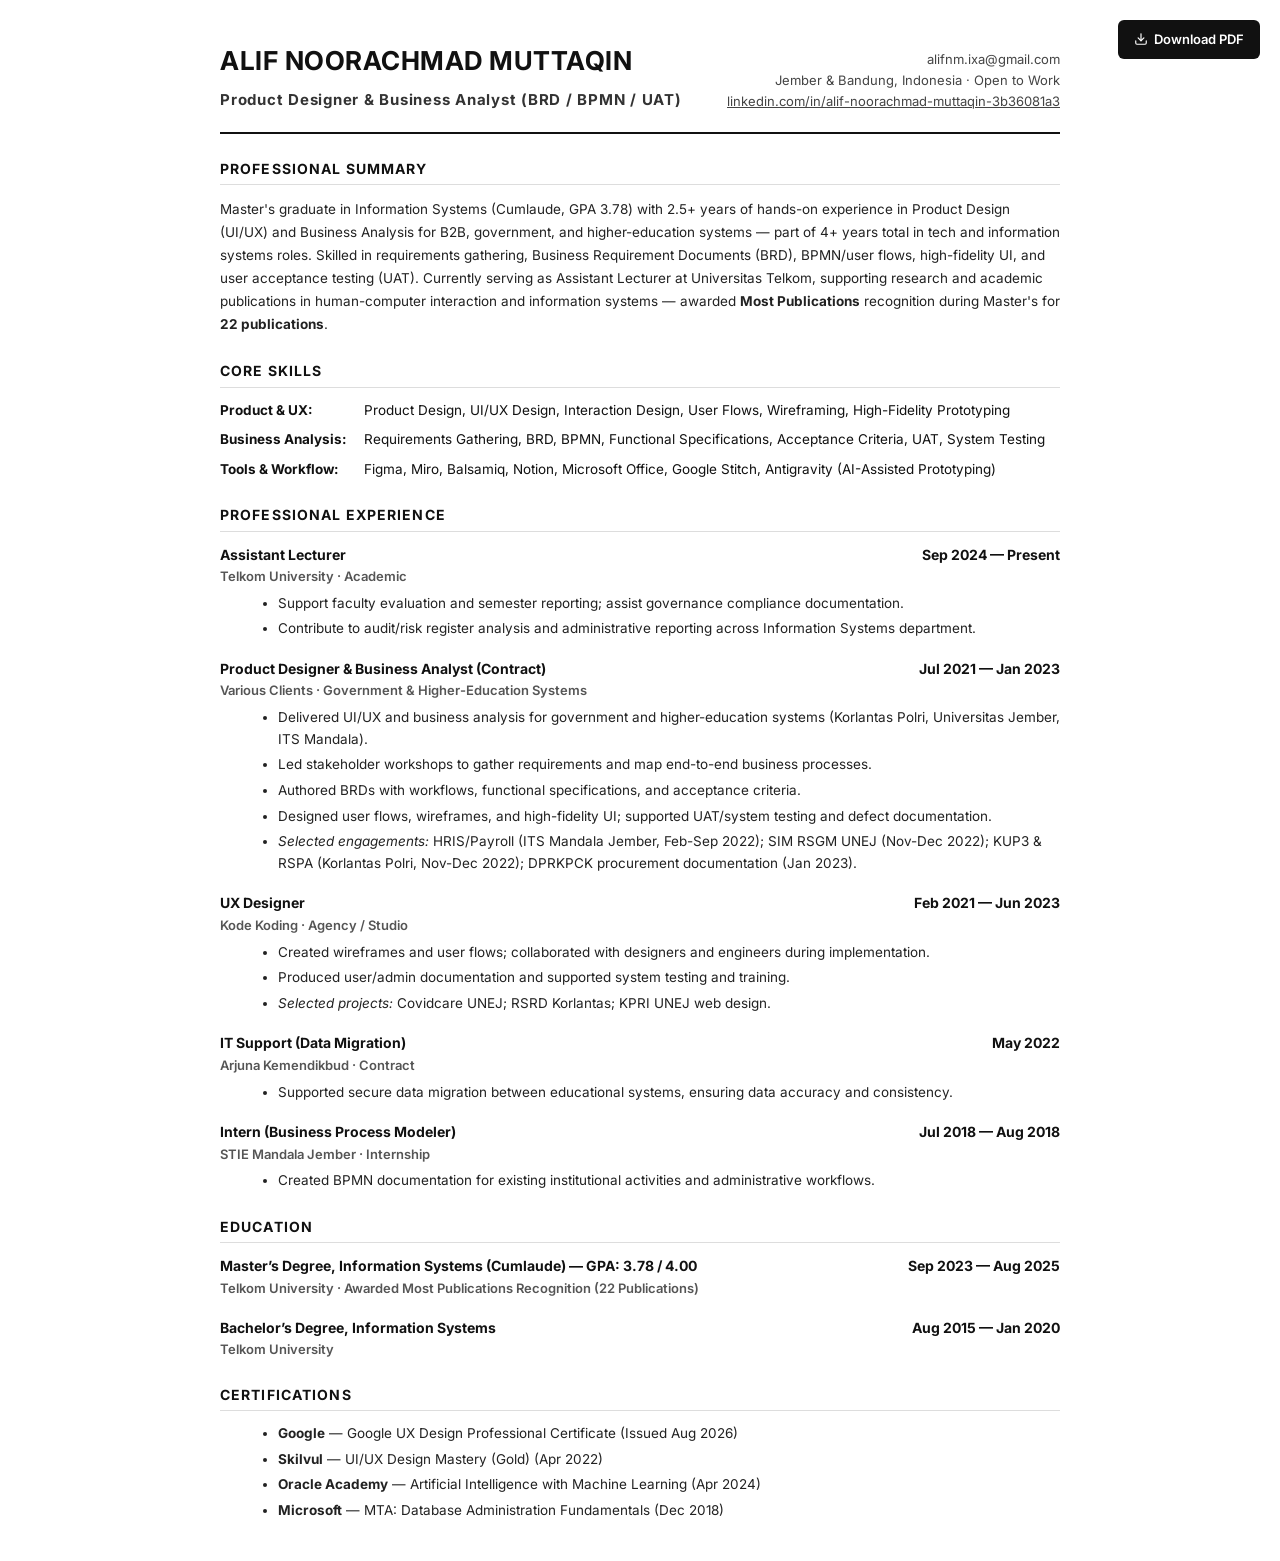
<file: resume.html>
<!DOCTYPE html>
<html lang="en">
<head>
  <meta charset="UTF-8">
  <meta name="viewport" content="width=device-width, initial-scale=1.0">
  <title>Resume — Alif Noorachmad Muttaqin (Product Designer &amp; Business Analyst)</title>
  <link rel="preconnect" href="https://fonts.googleapis.com">
  <link href="https://fonts.googleapis.com/css2?family=Inter:wght@400;500;600;700&display=swap" rel="stylesheet">
  <style>
    body {
      font-family: 'Inter', -apple-system, sans-serif;
      line-height: 1.6;
      color: #111;
      max-width: 840px;
      margin: 40px auto;
      padding: 0 24px;
      background: #fff;
    }
    .header {
      border-bottom: 2px solid #111;
      padding-bottom: 20px;
      margin-bottom: 24px;
      display: grid;
      grid-template-columns: 1fr auto;
      align-items: flex-end;
      gap: 16px;
    }
    .header-left {
      min-width: 0;
    }
    h1 { margin: 0 0 6px 0; font-size: 26px; text-transform: uppercase; letter-spacing: 0.02em; }
    .role { font-size: 15px; color: #333; font-weight: 700; letter-spacing: 0.05em; }
    .contact { font-size: 13px; color: #444; text-align: right; line-height: 1.6; white-space: nowrap; }
    .section-title {
      font-size: 14px;
      text-transform: uppercase;
      letter-spacing: 0.08em;
      border-bottom: 1px solid #ddd;
      padding-bottom: 4px;
      margin: 24px 0 12px 0;
      color: #111;
      font-weight: 700;
    }
    .item { margin-bottom: 18px; }
    .item-header { display: flex; justify-content: space-between; font-weight: 700; font-size: 14px; }
    .item-sub { color: #555; font-size: 13px; font-weight: 600; margin-bottom: 6px; }
    ul { margin: 6px 0 0 18px; font-size: 13.5px; color: #222; }
    li { margin-bottom: 4px; }
    .skills-grid { display: flex; flex-direction: column; gap: 8px; font-size: 13.5px; }
    .skill-group strong { display: inline-block; width: 140px; color: #111; }
    .actions-bar {
      position: fixed;
      top: 20px;
      right: 20px;
      display: flex;
      gap: 10px;
      z-index: 100;
    }
    .action-btn {
      background: #111;
      color: #fff;
      padding: 9px 16px;
      border-radius: 6px;
      border: none;
      cursor: pointer;
      font-weight: 600;
      font-size: 13px;
      text-decoration: none;
      display: inline-flex;
      align-items: center;
      gap: 6px;
    }
    .action-btn.secondary {
      background: #fff;
      color: #111;
      border: 1px solid #ccc;
    }
    @media screen and (max-width: 680px) {
      .header {
        grid-template-columns: 1fr;
        gap: 12px;
      }
      .contact {
        text-align: left;
        white-space: normal;
      }
    }
    @page {
      size: A4;
      margin: 12mm 15mm;
    }
    @media print {
      .actions-bar { display: none !important; }
      body {
        margin: 0 !important;
        padding: 0 !important;
        max-width: 100% !important;
        width: 100% !important;
        -webkit-print-color-adjust: exact;
        print-color-adjust: exact;
      }
      .header {
        display: grid !important;
        grid-template-columns: 1fr auto !important;
        align-items: flex-end !important;
        gap: 16px !important;
        padding-bottom: 14px !important;
        margin-bottom: 20px !important;
        border-bottom: 2px solid #111 !important;
      }
      h1 {
        font-size: 24px !important;
        margin-bottom: 4px !important;
      }
      .role {
        font-size: 13.5px !important;
      }
      .contact {
        font-size: 12px !important;
        line-height: 1.5 !important;
        text-align: right !important;
        white-space: nowrap !important;
      }
      .section-title {
        margin: 18px 0 10px 0 !important;
      }
      .item {
        margin-bottom: 14px !important;
        break-inside: avoid;
        page-break-inside: avoid;
      }
    }
  </style>
</head>
<body>
  <div class="actions-bar">
    <a href="assets/Alif_Noorachmad_Muttaqin_Resume.pdf" download class="action-btn">
      <svg width="14" height="14" viewBox="0 0 24 24" fill="none" stroke="currentColor" stroke-width="2" stroke-linecap="round" stroke-linejoin="round"><path d="M21 15v4a2 2 0 0 1-2 2H5a2 2 0 0 1-2-2v-4"></path><polyline points="7 10 12 15 17 10"></polyline><line x1="12" y1="15" x2="12" y2="3"></line></svg>
      Download PDF
    </a>
  </div>

  <header class="header">
    <div class="header-left">
      <h1>Alif Noorachmad Muttaqin</h1>
      <div class="role">Product Designer &amp; Business Analyst (BRD / BPMN / UAT)</div>
    </div>
    <div class="contact">
      alifnm.ixa@gmail.com<br>
      Jember &amp; Bandung, Indonesia · Open to Work<br>
      <a href="https://www.linkedin.com/in/alif-noorachmad-muttaqin-3b36081a3/" target="_blank" rel="noopener noreferrer" style="color: inherit; text-decoration: underline;">linkedin.com/in/alif-noorachmad-muttaqin-3b36081a3</a>
    </div>
  </header>

  <section>
    <div class="section-title">Professional Summary</div>
    <p style="font-size: 13.5px; color: #222; line-height: 1.7;">
      Master's graduate in Information Systems (Cumlaude, GPA 3.78) with 2.5+ years of hands-on experience in Product Design (UI/UX) and Business Analysis for B2B, government, and higher-education systems — part of 4+ years total in tech and information systems roles. Skilled in requirements gathering, Business Requirement Documents (BRD), BPMN/user flows, high-fidelity UI, and user acceptance testing (UAT). Currently serving as Assistant Lecturer at Universitas Telkom, supporting research and academic publications in human-computer interaction and information systems — awarded <strong>Most Publications</strong> recognition during Master's for <strong>22 publications</strong>.
    </p>
  </section>

  <section>
    <div class="section-title">Core Skills</div>
    <div class="skills-grid">
      <div class="skill-group">
        <strong>Product &amp; UX:</strong> Product Design, UI/UX Design, Interaction Design, User Flows, Wireframing, High-Fidelity Prototyping
      </div>
      <div class="skill-group">
        <strong>Business Analysis:</strong> Requirements Gathering, BRD, BPMN, Functional Specifications, Acceptance Criteria, UAT, System Testing
      </div>
      <div class="skill-group">
        <strong>Tools &amp; Workflow:</strong> Figma, Miro, Balsamiq, Notion, Microsoft Office, Google Stitch, Antigravity (AI-Assisted Prototyping)
      </div>
    </div>
  </section>

  <section>
    <div class="section-title">Professional Experience</div>
    
    <div class="item">
      <div class="item-header">
        <span>Assistant Lecturer</span>
        <span>Sep 2024 — Present</span>
      </div>
      <div class="item-sub">Telkom University · Academic</div>
      <ul>
        <li>Support faculty evaluation and semester reporting; assist governance compliance documentation.</li>
        <li>Contribute to audit/risk register analysis and administrative reporting across Information Systems department.</li>
      </ul>
    </div>

    <div class="item">
      <div class="item-header">
        <span>Product Designer &amp; Business Analyst (Contract)</span>
        <span>Jul 2021 — Jan 2023</span>
      </div>
      <div class="item-sub">Various Clients · Government &amp; Higher-Education Systems</div>
      <ul>
        <li>Delivered UI/UX and business analysis for government and higher-education systems (Korlantas Polri, Universitas Jember, ITS Mandala).</li>
        <li>Led stakeholder workshops to gather requirements and map end-to-end business processes.</li>
        <li>Authored BRDs with workflows, functional specifications, and acceptance criteria.</li>
        <li>Designed user flows, wireframes, and high-fidelity UI; supported UAT/system testing and defect documentation.</li>
        <li><em>Selected engagements:</em> HRIS/Payroll (ITS Mandala Jember, Feb-Sep 2022); SIM RSGM UNEJ (Nov-Dec 2022); KUP3 &amp; RSPA (Korlantas Polri, Nov-Dec 2022); DPRKPCK procurement documentation (Jan 2023).</li>
      </ul>
    </div>

    <div class="item">
      <div class="item-header">
        <span>UX Designer</span>
        <span>Feb 2021 — Jun 2023</span>
      </div>
      <div class="item-sub">Kode Koding · Agency / Studio</div>
      <ul>
        <li>Created wireframes and user flows; collaborated with designers and engineers during implementation.</li>
        <li>Produced user/admin documentation and supported system testing and training.</li>
        <li><em>Selected projects:</em> Covidcare UNEJ; RSRD Korlantas; KPRI UNEJ web design.</li>
      </ul>
    </div>

    <div class="item">
      <div class="item-header">
        <span>IT Support (Data Migration)</span>
        <span>May 2022</span>
      </div>
      <div class="item-sub">Arjuna Kemendikbud · Contract</div>
      <ul>
        <li>Supported secure data migration between educational systems, ensuring data accuracy and consistency.</li>
      </ul>
    </div>

    <div class="item">
      <div class="item-header">
        <span>Intern (Business Process Modeler)</span>
        <span>Jul 2018 — Aug 2018</span>
      </div>
      <div class="item-sub">STIE Mandala Jember · Internship</div>
      <ul>
        <li>Created BPMN documentation for existing institutional activities and administrative workflows.</li>
      </ul>
    </div>
  </section>

  <section>
    <div class="section-title">Education</div>
    <div class="item">
      <div class="item-header">
        <span>Master’s Degree, Information Systems (Cumlaude) — GPA: 3.78 / 4.00</span>
        <span>Sep 2023 — Aug 2025</span>
      </div>
      <div class="item-sub">Telkom University · Awarded Most Publications Recognition (22 Publications)</div>
    </div>
    <div class="item">
      <div class="item-header">
        <span>Bachelor’s Degree, Information Systems</span>
        <span>Aug 2015 — Jan 2020</span>
      </div>
      <div class="item-sub">Telkom University</div>
    </div>
  </section>

  <section>
    <div class="section-title">Certifications</div>
    <ul style="margin-left: 18px; font-size: 13.5px;">
      <li><strong>Google</strong> — Google UX Design Professional Certificate (Issued Aug 2026)</li>
      <li><strong>Skilvul</strong> — UI/UX Design Mastery (Gold) (Apr 2022)</li>
      <li><strong>Oracle Academy</strong> — Artificial Intelligence with Machine Learning (Apr 2024)</li>
      <li><strong>Microsoft</strong> — MTA: Database Administration Fundamentals (Dec 2018)</li>
    </ul>
  </section>
</body>
</html>
</file>
<file: style.css>
/* ==========================================================================
   NEOZEN DESIGN SYSTEM & PORTFOLIO STYLES
   Minimalist, Editorial, High-Impact UI/UX Portfolio
   ========================================================================== */

:root {
  /* Colors - Light Theme (Default Neozen) */
  --bg-main: #fafafa;
  --bg-surface: #ffffff;
  --bg-subtle: #f4f4f5;
  --bg-card: #ffffff;
  
  --text-primary: #09090b;
  --text-secondary: #52525b;
  --text-muted: #71717a;
  
  --border-light: #e4e4e7;
  --border-dashed: #d4d4d8;
  --border-focus: #18181b;
  
  --accent-emerald: #10b981;
  --accent-emerald-subtle: #d1fae5;
  --accent-blue: #2563eb;
  
  --font-heading: 'Syne', -apple-system, BlinkMacSystemFont, sans-serif;
  --font-body: 'Inter', -apple-system, BlinkMacSystemFont, sans-serif;

  --shadow-sm: 0 1px 2px rgba(0, 0, 0, 0.04);
  --shadow-md: 0 4px 12px rgba(0, 0, 0, 0.06);
  --shadow-lg: 0 12px 32px rgba(0, 0, 0, 0.08);

  --radius-sm: 6px;
  --radius-md: 12px;
  --radius-lg: 20px;
  --radius-full: 9999px;

  --transition-fast: 0.15s cubic-bezier(0.4, 0, 0.2, 1);
  --transition-normal: 0.25s cubic-bezier(0.4, 0, 0.2, 1);
  --transition-smooth: 0.35s cubic-bezier(0.16, 1, 0.3, 1);
}

/* Dark Theme */
body[data-theme="dark"] {
  --bg-main: #09090b;
  --bg-surface: #121215;
  --bg-subtle: #18181b;
  --bg-card: #141417;
  
  --text-primary: #f4f4f5;
  --text-secondary: #a1a1aa;
  --text-muted: #71717a;
  
  --border-light: #27272a;
  --border-dashed: #3f3f46;
  --border-focus: #f4f4f5;

  --accent-emerald-subtle: rgba(16, 185, 129, 0.15);

  --shadow-sm: 0 1px 2px rgba(0, 0, 0, 0.4);
  --shadow-md: 0 4px 12px rgba(0, 0, 0, 0.6);
  --shadow-lg: 0 12px 32px rgba(0, 0, 0, 0.8);
}

/* Base Resets */
*, *::before, *::after {
  box-sizing: border-box;
  margin: 0;
  padding: 0;
}

html {
  scroll-behavior: smooth;
  font-size: 16px;
}

body {
  background-color: var(--bg-main);
  color: var(--text-primary);
  font-family: var(--font-body);
  line-height: 1.6;
  -webkit-font-smoothing: antialiased;
  -moz-osx-font-smoothing: grayscale;
  transition: background-color var(--transition-normal), color var(--transition-normal);
  overflow-x: hidden;
}

img {
  max-width: 100%;
  height: auto;
  display: block;
}

a {
  color: inherit;
  text-decoration: none;
  transition: color var(--transition-fast);
}

button {
  cursor: pointer;
  border: none;
  background: none;
  font-family: inherit;
}

.container {
  width: 100%;
  max-width: 1240px;
  margin: 0 auto;
  padding: 0 24px;
}

/* ==========================================================================
   TICKER STATUS BAR (Neozen Signature)
   ========================================================================== */
.ticker-bar {
  background-color: var(--bg-surface);
  border-bottom: 1px dashed var(--border-dashed);
  padding: 8px 0;
  font-size: 0.8rem;
  font-weight: 500;
  color: var(--text-secondary);
}

.ticker-container {
  display: flex;
  justify-content: space-between;
  align-items: center;
  flex-wrap: wrap;
  gap: 12px;
}

.ticker-left, .ticker-right {
  display: flex;
  align-items: center;
  gap: 12px;
}

.status-indicator {
  display: inline-flex;
  align-items: center;
  gap: 8px;
  color: var(--text-primary);
}

.status-dot {
  width: 8px;
  height: 8px;
  border-radius: 50%;
  background-color: var(--accent-emerald);
  box-shadow: 0 0 0 0 rgba(16, 185, 129, 0.7);
  animation: pulse-emerald 2s infinite;
}

@keyframes pulse-emerald {
  0% { transform: scale(0.95); box-shadow: 0 0 0 0 rgba(16, 185, 129, 0.7); }
  70% { transform: scale(1); box-shadow: 0 0 0 6px rgba(16, 185, 129, 0); }
  100% { transform: scale(0.95); box-shadow: 0 0 0 0 rgba(16, 185, 129, 0); }
}

.divider-slash {
  color: var(--text-muted);
}

.theme-toggle {
  display: inline-flex;
  align-items: center;
  gap: 6px;
  padding: 4px 10px;
  border-radius: var(--radius-full);
  border: 1px solid var(--border-light);
  background: var(--bg-subtle);
  color: var(--text-primary);
  font-size: 0.75rem;
  font-weight: 500;
  transition: all var(--transition-fast);
}

.theme-toggle:hover {
  border-color: var(--border-focus);
}

/* ==========================================================================
   STICKY HEADER & NAV
   ========================================================================== */
.site-header {
  position: sticky;
  top: 0;
  z-index: 900;
  background-color: rgba(250, 250, 250, 0.85);
  backdrop-filter: blur(12px);
  -webkit-backdrop-filter: blur(12px);
  border-bottom: 1px solid var(--border-light);
  transition: all var(--transition-normal);
}

body[data-theme="dark"] .site-header {
  background-color: rgba(9, 9, 11, 0.85);
}

.nav-container {
  display: flex;
  align-items: center;
  justify-content: space-between;
  height: 72px;
}

.brand-logo {
  display: flex;
  align-items: center;
  gap: 10px;
  font-weight: 700;
  font-size: 1.1rem;
  letter-spacing: -0.02em;
}

.logo-mark {
  background-color: var(--text-primary);
  color: var(--bg-main);
  padding: 4px 8px;
  font-family: var(--font-heading);
  font-size: 0.85rem;
  font-weight: 800;
  border-radius: var(--radius-sm);
  letter-spacing: 0.05em;
}

.nav-links {
  display: flex;
  list-style: none;
  gap: 24px;
}

.nav-link {
  font-size: 0.9rem;
  font-weight: 500;
  color: var(--text-secondary);
  display: inline-flex;
  align-items: center;
  gap: 6px;
  transition: color var(--transition-fast);
}

.nav-num {
  font-size: 0.72rem;
  color: var(--text-muted);
  font-family: monospace;
}

.nav-link:hover {
  color: var(--text-primary);
}

.nav-actions {
  display: flex;
  align-items: center;
  gap: 12px;
}

.mobile-menu-toggle {
  display: none;
  flex-direction: column;
  gap: 5px;
  width: 24px;
  height: 24px;
  justify-content: center;
}

.mobile-menu-toggle span {
  width: 100%;
  height: 2px;
  background-color: var(--text-primary);
  transition: transform var(--transition-fast);
}

/* ==========================================================================
   BUTTONS
   ========================================================================== */
.btn {
  display: inline-flex;
  align-items: center;
  justify-content: center;
  gap: 8px;
  font-weight: 600;
  border-radius: var(--radius-md);
  transition: all var(--transition-fast);
  white-space: nowrap;
}

.btn-sm {
  padding: 8px 16px;
  font-size: 0.825rem;
}

.btn-lg {
  padding: 14px 28px;
  font-size: 0.95rem;
}

.btn-full {
  width: 100%;
  padding: 12px;
  font-size: 0.9rem;
}

.btn-primary {
  background-color: var(--text-primary);
  color: var(--bg-main);
  border: 1px solid var(--text-primary);
}

.btn-primary:hover {
  opacity: 0.92;
  transform: translateY(-1px);
  box-shadow: var(--shadow-sm);
}

.btn-secondary {
  background-color: var(--bg-surface);
  color: var(--text-primary);
  border: 1px solid var(--border-light);
}

.btn-secondary:hover {
  background-color: var(--bg-subtle);
  border-color: var(--border-dashed);
}

.btn-outline {
  background-color: transparent;
  color: var(--text-primary);
  border: 1px solid var(--border-dashed);
}

.btn-outline:hover {
  background-color: var(--bg-subtle);
  border-color: var(--border-focus);
}

/* ==========================================================================
   HERO SECTION
   ========================================================================== */
.hero-section {
  padding: 80px 0 60px;
  border-bottom: 1px solid var(--border-light);
  position: relative;
}

.hero-grid {
  display: grid;
  grid-template-columns: 1.4fr 1fr;
  gap: 64px;
  align-items: center;
}

.section-tag {
  font-family: monospace;
  font-size: 0.78rem;
  font-weight: 700;
  letter-spacing: 0.1em;
  color: var(--text-muted);
  text-transform: uppercase;
  margin-bottom: 16px;
}

.hero-title {
  font-family: var(--font-heading);
  font-size: 3.2rem;
  font-weight: 700;
  line-height: 1.15;
  letter-spacing: -0.03em;
  margin-bottom: 24px;
}

.hero-title .highlight-text {
  text-decoration: underline;
  text-decoration-thickness: 3px;
  text-underline-offset: 6px;
  text-decoration-color: var(--border-dashed);
}

.hero-description {
  font-size: 1.125rem;
  color: var(--text-secondary);
  line-height: 1.7;
  max-width: 580px;
  margin-bottom: 36px;
}

.hero-cta-group {
  display: flex;
  flex-wrap: wrap;
  gap: 16px;
  margin-bottom: 36px;
}

.hero-social-links {
  display: flex;
  align-items: center;
  flex-wrap: wrap;
  gap: 12px;
}

.social-label {
  font-size: 0.85rem;
  color: var(--text-muted);
  font-weight: 500;
}

.social-chip {
  font-size: 0.825rem;
  font-weight: 500;
  color: var(--text-secondary);
  padding: 4px 10px;
  border-radius: var(--radius-full);
  border: 1px solid var(--border-light);
  background: var(--bg-surface);
  transition: all var(--transition-fast);
}

.social-chip:hover {
  color: var(--text-primary);
  border-color: var(--border-focus);
  transform: translateY(-1px);
}

/* Hero Bento Card */
.hero-card {
  background-color: var(--bg-surface);
  border: 1px solid var(--border-light);
  border-radius: var(--radius-lg);
  padding: 32px;
  box-shadow: var(--shadow-sm);
  display: flex;
  flex-direction: column;
  gap: 24px;
  position: relative;
  overflow: hidden;
}

.hero-card::before {
  content: '';
  position: absolute;
  top: 0;
  left: 0;
  right: 0;
  height: 4px;
  background: linear-gradient(90deg, var(--text-primary), var(--text-muted));
}

.avatar-wrapper {
  position: relative;
  width: 100px;
  height: 100px;
}

.hero-avatar {
  width: 100%;
  height: 100%;
  border-radius: var(--radius-md);
  object-fit: cover;
  border: 2px solid var(--border-light);
}

.avatar-badge {
  position: absolute;
  bottom: -6px;
  right: -6px;
  background-color: var(--accent-emerald);
  color: #fff;
  font-size: 0.68rem;
  font-weight: 700;
  padding: 2px 8px;
  border-radius: var(--radius-full);
  box-shadow: var(--shadow-sm);
}

.card-name {
  font-family: var(--font-heading);
  font-size: 1.4rem;
  font-weight: 700;
  margin-bottom: 4px;
}

.card-role {
  color: var(--text-secondary);
  font-size: 0.9rem;
  font-weight: 500;
  margin-bottom: 20px;
}

.card-info-list {
  display: flex;
  flex-direction: column;
  gap: 12px;
  border-top: 1px dashed var(--border-dashed);
  border-bottom: 1px dashed var(--border-dashed);
  padding: 16px 0;
  margin-bottom: 20px;
}

.info-row {
  display: flex;
  justify-content: space-between;
  font-size: 0.85rem;
}

.info-label {
  color: var(--text-muted);
}

.info-value {
  font-weight: 600;
  color: var(--text-primary);
}

/* Stats Row */
.stats-row {
  margin-top: 60px;
  display: grid;
  grid-template-columns: repeat(4, 1fr);
  border: 1px dashed var(--border-dashed);
  border-radius: var(--radius-md);
  background: var(--bg-surface);
}

.stat-card {
  padding: 24px 20px;
  text-align: center;
  border-right: 1px dashed var(--border-dashed);
  transition: background-color var(--transition-fast);
}

.stat-card:hover {
  background-color: var(--bg-subtle);
}

.stat-card:last-child {
  border-right: none;
}

.stat-number {
  display: block;
  font-family: var(--font-body);
  font-size: 2.35rem;
  font-weight: 700;
  color: var(--text-primary);
  line-height: 1.1;
  letter-spacing: -0.025em;
  margin-bottom: 6px;
}

.stat-label {
  font-size: 0.825rem;
  font-weight: 500;
  color: var(--text-muted);
  line-height: 1.4;
}

/* ==========================================================================
   SECTIONS & HEADERS
   ========================================================================== */
.section {
  padding: 96px 0;
  border-bottom: 1px solid var(--border-light);
}

.section-header {
  margin-bottom: 48px;
}

.section-title {
  font-family: var(--font-heading);
  font-size: 2.4rem;
  font-weight: 700;
  line-height: 1.2;
  letter-spacing: -0.02em;
  margin-bottom: 16px;
}

.section-subtitle {
  font-size: 1.1rem;
  color: var(--text-secondary);
  max-width: 680px;
  line-height: 1.6;
}

/* ==========================================================================
   FEATURED PROJECTS (Grid & Cards)
   ========================================================================== */
.filter-tabs {
  display: flex;
  flex-wrap: wrap;
  gap: 10px;
  margin-top: 28px;
}

.filter-tab {
  padding: 8px 18px;
  font-size: 0.85rem;
  font-weight: 600;
  border-radius: var(--radius-full);
  border: 1px solid var(--border-light);
  background-color: var(--bg-surface);
  color: var(--text-secondary);
  transition: all var(--transition-fast);
}

.filter-tab:hover {
  border-color: var(--border-focus);
  color: var(--text-primary);
}

.filter-tab.active {
  background-color: var(--text-primary);
  color: var(--bg-main);
  border-color: var(--text-primary);
}

.projects-grid {
  display: grid;
  grid-template-columns: repeat(auto-fit, minmax(360px, 1fr));
  gap: 32px;
}

.project-card {
  background-color: var(--bg-surface);
  border: 1px solid var(--border-light);
  border-radius: var(--radius-lg);
  overflow: hidden;
  transition: all var(--transition-normal);
  display: flex;
  flex-direction: column;
}

.project-card:hover {
  transform: translateY(-4px);
  border-color: var(--border-focus);
  box-shadow: var(--shadow-md);
}

.project-media {
  position: relative;
  aspect-ratio: 16 / 9;
  background-color: var(--bg-subtle);
  overflow: hidden;
}

.project-img {
  width: 100%;
  height: 100%;
  object-fit: cover;
  transition: transform var(--transition-smooth);
}

.project-card:hover .project-img {
  transform: scale(1.03);
}

.media-overlay {
  position: absolute;
  top: 12px;
  left: 12px;
  right: 12px;
  display: flex;
  justify-content: flex-start;
  align-items: center;
  gap: 8px;
  flex-wrap: wrap;
  pointer-events: none;
}

.badge-tag,
.badge-metric {
  display: inline-flex;
  align-items: center;
  white-space: nowrap;
  font-size: 0.7rem;
  line-height: 1.2;
  padding: 5px 9px;
  border-radius: var(--radius-sm);
  letter-spacing: 0.01em;
  max-width: 100%;
  overflow: hidden;
  text-overflow: ellipsis;
  flex-shrink: 0;
}

.badge-tag {
  background-color: rgba(9, 9, 11, 0.78);
  backdrop-filter: blur(8px);
  -webkit-backdrop-filter: blur(8px);
  color: #fff;
  font-weight: 600;
  border: 1px solid rgba(255, 255, 255, 0.1);
}

.badge-metric {
  background-color: var(--accent-emerald);
  color: #fff;
  font-weight: 600;
  box-shadow: 0 2px 6px rgba(16, 185, 129, 0.2);
}

.project-body {
  padding: 28px;
  display: flex;
  flex-direction: column;
  flex-grow: 1;
}

.project-meta {
  display: flex;
  align-items: center;
  gap: 8px;
  font-size: 0.8rem;
  font-weight: 600;
  color: var(--text-muted);
  margin-bottom: 12px;
}

.project-title {
  font-family: var(--font-heading);
  font-size: 1.35rem;
  font-weight: 700;
  line-height: 1.3;
  margin-bottom: 12px;
}

.project-excerpt {
  font-size: 0.95rem;
  color: var(--text-secondary);
  line-height: 1.6;
  margin-bottom: 24px;
  flex-grow: 1;
}

.project-footer {
  display: flex;
  align-items: center;
  justify-content: space-between;
  padding-top: 20px;
  border-top: 1px dashed var(--border-dashed);
}

.project-duration {
  font-size: 0.8rem;
  color: var(--text-muted);
  white-space: nowrap;
}

/* ==========================================================================
   ABOUT & PILLARS SECTION
   ========================================================================== */
.about-grid {
  display: grid;
  grid-template-columns: 1.3fr 1fr;
  gap: 64px;
}

.about-text-block p {
  font-size: 1.05rem;
  color: var(--text-secondary);
  line-height: 1.8;
  margin-bottom: 18px;
}

.pillars-grid {
  display: grid;
  grid-template-columns: repeat(3, 1fr);
  gap: 16px;
  margin-top: 36px;
}

.pillar-card {
  background-color: var(--bg-surface);
  border: 1px solid var(--border-light);
  border-radius: var(--radius-md);
  padding: 20px;
}

.pillar-num {
  font-family: monospace;
  font-size: 0.8rem;
  font-weight: 700;
  color: var(--text-muted);
  display: block;
  margin-bottom: 8px;
}

.pillar-card h4 {
  font-family: var(--font-heading);
  font-size: 1rem;
  font-weight: 700;
  margin-bottom: 8px;
}

.pillar-card p {
  font-size: 0.85rem;
  color: var(--text-secondary);
  line-height: 1.5;
}

/* Skills Column */
.skills-card {
  background-color: var(--bg-surface);
  border: 1px solid var(--border-light);
  border-radius: var(--radius-lg);
  padding: 36px;
}

.skills-heading {
  font-family: var(--font-heading);
  font-size: 1.2rem;
  font-weight: 700;
  margin-bottom: 16px;
}

.skills-heading.mt-4 {
  margin-top: 32px;
}

.skills-tags {
  display: flex;
  flex-wrap: wrap;
  gap: 8px;
}

.skill-tag {
  background-color: var(--bg-subtle);
  color: var(--text-primary);
  font-size: 0.825rem;
  font-weight: 500;
  padding: 6px 12px;
  border-radius: var(--radius-sm);
  border: 1px solid var(--border-light);
}

.tools-grid {
  display: flex;
  flex-direction: column;
  gap: 14px;
}

.tool-item {
  display: flex;
  align-items: center;
  gap: 14px;
  padding: 12px;
  border-radius: var(--radius-md);
  border: 1px dashed var(--border-dashed);
  background-color: var(--bg-main);
}

.tool-icon {
  font-size: 1.2rem;
  color: var(--text-primary);
  width: 36px;
  height: 36px;
  display: flex;
  align-items: center;
  justify-content: center;
  background-color: var(--bg-surface);
  border-radius: var(--radius-sm);
  border: 1px solid var(--border-light);
}

.tool-info strong {
  display: block;
  font-size: 0.9rem;
  color: var(--text-primary);
}

.tool-info span {
  font-size: 0.78rem;
  color: var(--text-muted);
}

/* ==========================================================================
   SERVICES SECTION
   ========================================================================== */
.services-grid {
  display: grid;
  grid-template-columns: repeat(3, 1fr);
  gap: 24px;
}

.service-card {
  background-color: var(--bg-surface);
  border: 1px solid var(--border-light);
  border-radius: var(--radius-lg);
  padding: 36px;
  display: flex;
  flex-direction: column;
  gap: 18px;
  transition: all var(--transition-fast);
}

.service-card:hover {
  border-color: var(--border-focus);
  transform: translateY(-2px);
}

.service-num {
  font-family: monospace;
  font-size: 0.85rem;
  font-weight: 700;
  color: var(--text-muted);
  display: block;
  margin-bottom: 6px;
}

.service-header h3 {
  font-family: var(--font-heading);
  font-size: 1.3rem;
  font-weight: 700;
}

.service-card p {
  color: var(--text-secondary);
  font-size: 0.95rem;
  line-height: 1.6;
}

.service-checklist {
  list-style: none;
  display: flex;
  flex-direction: column;
  gap: 8px;
  margin-top: auto;
  padding-top: 16px;
  border-top: 1px dashed var(--border-dashed);
}

.service-checklist li {
  font-size: 0.85rem;
  color: var(--text-secondary);
  display: flex;
  align-items: center;
  gap: 8px;
}

.service-checklist li::before {
  content: "✓";
  color: var(--accent-emerald);
  font-weight: 700;
}

/* ==========================================================================
   TIMELINE (EXPERIENCE) SECTION
   ========================================================================== */
.timeline-container {
  display: flex;
  flex-direction: column;
  border-left: 2px solid var(--border-dashed);
  padding-left: 32px;
  margin-left: 12px;
  gap: 48px;
}

.timeline-item {
  position: relative;
}

.timeline-item::before {
  content: '';
  position: absolute;
  left: -39px;
  top: 6px;
  width: 12px;
  height: 12px;
  border-radius: 50%;
  background-color: var(--text-primary);
  border: 3px solid var(--bg-main);
}

.timeline-date {
  font-family: monospace;
  font-size: 0.85rem;
  font-weight: 700;
  color: var(--text-muted);
  margin-bottom: 8px;
}

.timeline-role {
  font-family: var(--font-heading);
  font-size: 1.3rem;
  font-weight: 700;
  display: flex;
  align-items: center;
  flex-wrap: wrap;
  gap: 12px;
  margin-bottom: 8px;
}

.company-badge {
  font-size: 0.8rem;
  font-family: var(--font-body);
  font-weight: 600;
  background-color: var(--bg-subtle);
  padding: 2px 10px;
  border-radius: var(--radius-sm);
  border: 1px solid var(--border-light);
  color: var(--text-secondary);
}

.timeline-desc {
  font-size: 0.95rem;
  color: var(--text-secondary);
  max-width: 680px;
  line-height: 1.7;
  margin-bottom: 14px;
}

.timeline-tags {
  display: flex;
  gap: 8px;
  flex-wrap: wrap;
}

.timeline-tags span {
  font-size: 0.75rem;
  font-weight: 500;
  color: var(--text-muted);
  border: 1px solid var(--border-light);
  padding: 2px 8px;
  border-radius: var(--radius-sm);
}

/* ==========================================================================
   TESTIMONIALS SECTION
   ========================================================================== */
.testimonials-grid {
  display: grid;
  grid-template-columns: repeat(3, 1fr);
  gap: 24px;
}

.testimonial-card {
  background-color: var(--bg-surface);
  border: 1px solid var(--border-light);
  border-radius: var(--radius-lg);
  padding: 32px;
  display: flex;
  flex-direction: column;
  justify-content: space-between;
  gap: 20px;
}

.quote-text {
  font-size: 0.95rem;
  font-style: italic;
  color: var(--text-secondary);
  line-height: 1.7;
}

.author-info strong {
  display: block;
  font-family: var(--font-heading);
  font-size: 1rem;
  color: var(--text-primary);
}

.author-info span {
  font-size: 0.825rem;
  color: var(--text-muted);
}

/* ==========================================================================
   FAQ SECTION
   ========================================================================== */
.faq-accordion {
  max-width: 860px;
  display: flex;
  flex-direction: column;
  gap: 12px;
}

.faq-item {
  border: 1px solid var(--border-light);
  border-radius: var(--radius-md);
  background-color: var(--bg-surface);
  overflow: hidden;
  transition: border-color var(--transition-fast);
}

.faq-item:hover {
  border-color: var(--border-dashed);
}

.faq-trigger {
  width: 100%;
  padding: 22px 24px;
  display: flex;
  justify-content: space-between;
  align-items: center;
  text-align: left;
  font-family: var(--font-heading);
  font-size: 1.05rem;
  font-weight: 600;
  color: var(--text-primary);
}

.faq-icon {
  font-size: 1.4rem;
  font-weight: 300;
  transition: transform var(--transition-fast);
}

.faq-item.active .faq-icon {
  transform: rotate(45deg);
}

.faq-content {
  max-height: 0;
  overflow: hidden;
  transition: max-height var(--transition-smooth);
}

.faq-item.active .faq-content {
  max-height: 300px;
}

.faq-content p {
  padding: 0 24px 24px;
  color: var(--text-secondary);
  font-size: 0.95rem;
  line-height: 1.7;
}

/* ==========================================================================
   CONTACT SECTION & FOOTER
   ========================================================================== */
.contact-box {
  background-color: var(--bg-surface);
  border: 1px solid var(--border-light);
  border-radius: var(--radius-lg);
  padding: 64px 48px;
  text-align: center;
  max-width: 960px;
  margin: 0 auto;
  box-shadow: var(--shadow-sm);
}

.contact-title {
  font-family: var(--font-heading);
  font-size: 2.5rem;
  font-weight: 700;
  line-height: 1.2;
  letter-spacing: -0.02em;
  margin-bottom: 16px;
}

.contact-description {
  font-size: 1.1rem;
  color: var(--text-secondary);
  max-width: 600px;
  margin: 0 auto 36px;
}

.contact-action-row {
  display: flex;
  justify-content: center;
  align-items: center;
  flex-wrap: wrap;
  gap: 16px;
  margin-bottom: 48px;
}

.contact-links-grid {
  display: grid;
  grid-template-columns: repeat(4, 1fr);
  gap: 16px;
  border-top: 1px dashed var(--border-dashed);
  padding-top: 36px;
}

.contact-link-item {
  display: flex;
  justify-content: space-between;
  align-items: center;
  padding: 12px 18px;
  background-color: var(--bg-main);
  border: 1px solid var(--border-light);
  border-radius: var(--radius-md);
  font-size: 0.9rem;
  font-weight: 600;
  transition: all var(--transition-fast);
}

.contact-link-item:hover {
  border-color: var(--border-focus);
  transform: translateY(-2px);
}

.site-footer {
  padding: 32px 0;
  font-size: 0.85rem;
  color: var(--text-muted);
}

.footer-container {
  display: flex;
  justify-content: space-between;
  align-items: center;
  flex-wrap: wrap;
  gap: 16px;
}

.back-to-top {
  font-weight: 600;
  color: var(--text-primary);
}

/* ==========================================================================
   INTERACTIVE CASE STUDY MODAL (Drawer System)
   ========================================================================== */
.case-study-modal {
  position: fixed;
  inset: 0;
  z-index: 1000;
  display: flex;
  justify-content: flex-end;
  opacity: 0;
  pointer-events: none;
  transition: opacity var(--transition-normal);
}

.case-study-modal.open {
  opacity: 1;
  pointer-events: auto;
}

.modal-backdrop {
  position: absolute;
  inset: 0;
  background-color: rgba(0, 0, 0, 0.65);
  backdrop-filter: blur(6px);
  -webkit-backdrop-filter: blur(6px);
}

.modal-wrapper {
  position: relative;
  z-index: 10;
  width: 100%;
  max-width: 860px;
  height: 100%;
  background-color: var(--bg-surface);
  border-left: 1px solid var(--border-light);
  display: flex;
  flex-direction: column;
  box-shadow: var(--shadow-lg);
  transform: translateX(100%);
  transition: transform var(--transition-smooth);
  overflow: hidden;
  scrollbar-width: none;
  -ms-overflow-style: none;
}

.modal-wrapper::-webkit-scrollbar {
  display: none;
  width: 0;
  height: 0;
}

.case-study-modal.open .modal-wrapper {
  transform: translateX(0);
}

.modal-header {
  padding: 24px 32px;
  border-bottom: 1px solid var(--border-light);
  display: flex;
  justify-content: space-between;
  align-items: center;
  background-color: var(--bg-surface);
  flex-shrink: 0;
}

.modal-tag {
  font-family: monospace;
  font-size: 0.75rem;
  font-weight: 700;
  color: var(--text-muted);
  text-transform: uppercase;
}

.modal-project-title {
  font-family: var(--font-heading);
  font-size: 1.5rem;
  font-weight: 700;
  color: var(--text-primary);
}

.modal-close-btn {
  width: 40px;
  height: 40px;
  border-radius: var(--radius-full);
  border: 1px solid var(--border-light);
  display: flex;
  align-items: center;
  justify-content: center;
  font-size: 1.2rem;
  color: var(--text-primary);
  background-color: var(--bg-subtle);
  transition: all var(--transition-fast);
}

.modal-close-btn:hover {
  background-color: var(--text-primary);
  color: var(--bg-main);
}

/* Modal Nav Tabs: Editorial Minimalist Baseline Design (Original Aesthetic) */
.modal-nav-tabs {
  display: flex;
  align-items: stretch;
  padding: 0 32px;
  border-bottom: 1px solid var(--border-light);
  background-color: var(--bg-surface);
  overflow-x: auto;
  overflow-y: hidden;
  position: relative;
  flex-shrink: 0;
  scrollbar-width: none;
  -ms-overflow-style: none;
}

.modal-nav-tabs::-webkit-scrollbar {
  display: none;
  width: 0;
  height: 0;
}

.modal-tab {
  display: inline-flex;
  align-items: center;
  justify-content: center;
  padding: 14px 24px;
  font-size: 0.85rem;
  font-weight: 600;
  line-height: 1.4;
  color: var(--text-secondary);
  background-color: transparent;
  border: none;
  outline: none;
  border-bottom: 2px solid transparent;
  margin-bottom: -1px;
  white-space: nowrap;
  cursor: pointer;
  transition: color var(--transition-fast), border-color var(--transition-fast);
  user-select: none;
}

.modal-tab:hover {
  color: var(--text-primary);
  background-color: transparent;
}

.modal-tab:focus,
.modal-tab:focus-visible {
  outline: none;
  box-shadow: none;
}

.modal-tab.active {
  color: var(--text-primary);
  background-color: transparent;
  border-bottom: 2px solid var(--text-primary);
  font-weight: 600;
}

/* Modal Body: Scrollable & Drag-to-Scroll Enabled */
.modal-body {
  padding: 32px;
  overflow-y: auto;
  overflow-x: hidden;
  flex-grow: 1;
  scrollbar-width: none;
  -ms-overflow-style: none;
  cursor: grab;
}

.modal-body::-webkit-scrollbar {
  display: none;
  width: 0;
  height: 0;
}

.modal-body.is-dragging {
  cursor: grabbing;
  user-select: none;
}

/* Modal Content Modules */
.cs-meta-grid {
  display: grid;
  grid-template-columns: repeat(4, 1fr);
  gap: 16px;
  background-color: var(--bg-subtle);
  border: 1px dashed var(--border-dashed);
  border-radius: var(--radius-md);
  padding: 20px;
  margin-bottom: 32px;
}

.cs-meta-item strong {
  display: block;
  font-size: 0.75rem;
  font-family: monospace;
  color: var(--text-muted);
  text-transform: uppercase;
  margin-bottom: 4px;
}

.cs-meta-item span {
  font-size: 0.9rem;
  font-weight: 600;
  color: var(--text-primary);
}

.cs-section {
  margin-bottom: 36px;
}

.cs-section h3 {
  font-family: var(--font-heading);
  font-size: 1.4rem;
  font-weight: 700;
  margin-bottom: 14px;
  letter-spacing: -0.01em;
}

.cs-section p {
  font-size: 1rem;
  color: var(--text-secondary);
  line-height: 1.7;
  margin-bottom: 16px;
}

.cs-highlight-box {
  background-color: var(--bg-subtle);
  border-left: 4px solid var(--text-primary);
  padding: 18px 24px;
  border-radius: 0 var(--radius-md) var(--radius-md) 0;
  margin: 20px 0;
}

.cs-highlight-box p {
  margin: 0;
  font-weight: 500;
  color: var(--text-primary);
}

.cs-image-box {
  border-radius: var(--radius-md);
  overflow: hidden;
  border: 1px solid var(--border-light);
  margin: 24px 0;
}

.cs-image-box img {
  width: 100%;
}

.cs-metrics-grid {
  display: grid;
  grid-template-columns: repeat(3, minmax(0, 1fr));
  gap: 16px;
  margin: 24px 0;
}

.cs-metric-card {
  background-color: var(--bg-surface);
  border: 1px solid var(--border-light);
  border-radius: var(--radius-md);
  padding: 20px 14px;
  text-align: center;
  min-width: 0;
  display: flex;
  flex-direction: column;
  justify-content: center;
  align-items: center;
  box-shadow: var(--shadow-sm);
  transition: transform var(--transition-fast), border-color var(--transition-fast);
}

.cs-metric-card:hover {
  border-color: var(--accent-emerald);
  transform: translateY(-2px);
}

.cs-metric-card .num {
  display: block;
  font-family: var(--font-body);
  font-size: clamp(1.1rem, 1.5vw, 1.3rem);
  font-weight: 700;
  color: var(--accent-emerald);
  margin-bottom: 6px;
  line-height: 1.25;
  letter-spacing: -0.01em;
  text-align: center;
  word-break: normal;
  overflow-wrap: break-word;
  max-width: 100%;
}

.cs-metric-card .desc {
  font-family: var(--font-body);
  font-size: 0.8rem;
  color: var(--text-muted);
  line-height: 1.45;
  text-align: center;
}

/* Prototype Embed Simulation */
.prototype-embed-box {
  background-color: var(--bg-subtle);
  border: 1px solid var(--border-light);
  border-radius: var(--radius-md);
  padding: 24px;
  text-align: center;
  margin: 24px 0;
}

.prototype-embed-box .embed-badge {
  display: inline-flex;
  align-items: center;
  gap: 6px;
  font-size: 0.8rem;
  font-weight: 600;
  color: var(--text-primary);
  margin-bottom: 12px;
}

/* Toast */
.toast-notification {
  position: fixed;
  bottom: 24px;
  right: 24px;
  background-color: var(--text-primary);
  color: var(--bg-main);
  padding: 12px 24px;
  border-radius: var(--radius-full);
  font-size: 0.875rem;
  font-weight: 600;
  box-shadow: var(--shadow-lg);
  z-index: 2000;
  transform: translateY(100px);
  opacity: 0;
  transition: all var(--transition-normal);
  pointer-events: none;
}

.toast-notification.show {
  transform: translateY(0);
  opacity: 1;
}

/* ==========================================================================
   RESPONSIVE DESIGN (Breakpoints)
   ========================================================================== */
@media (max-width: 1024px) {
  .hero-grid {
    grid-template-columns: 1fr;
    gap: 48px;
  }

  .about-grid {
    grid-template-columns: 1fr;
    gap: 48px;
  }

  .stats-row {
    grid-template-columns: repeat(2, 1fr);
  }
  
  .stat-card:nth-child(2) {
    border-right: none;
  }
  
  .stat-card:nth-child(1), .stat-card:nth-child(2) {
    border-bottom: 1px dashed var(--border-dashed);
  }

  .services-grid, .testimonials-grid {
    grid-template-columns: 1fr;
  }

  .contact-links-grid {
    grid-template-columns: repeat(2, 1fr);
  }
}

@media (max-width: 768px) {
  .ticker-bar {
    display: none;
  }

  .nav-links {
    display: none;
  }

  .mobile-menu-toggle {
    display: flex;
  }

  .hero-title {
    font-size: 2.2rem;
  }

  .pillars-grid {
    grid-template-columns: 1fr;
  }

  .projects-grid {
    grid-template-columns: 1fr;
  }

  .cs-meta-grid {
    grid-template-columns: repeat(2, 1fr);
  }

  .cs-metrics-grid {
    grid-template-columns: 1fr;
  }

  .contact-box {
    padding: 40px 24px;
  }

  .contact-title {
    font-size: 1.8rem;
  }

  .contact-links-grid {
    grid-template-columns: 1fr;
  }
}
</file>
